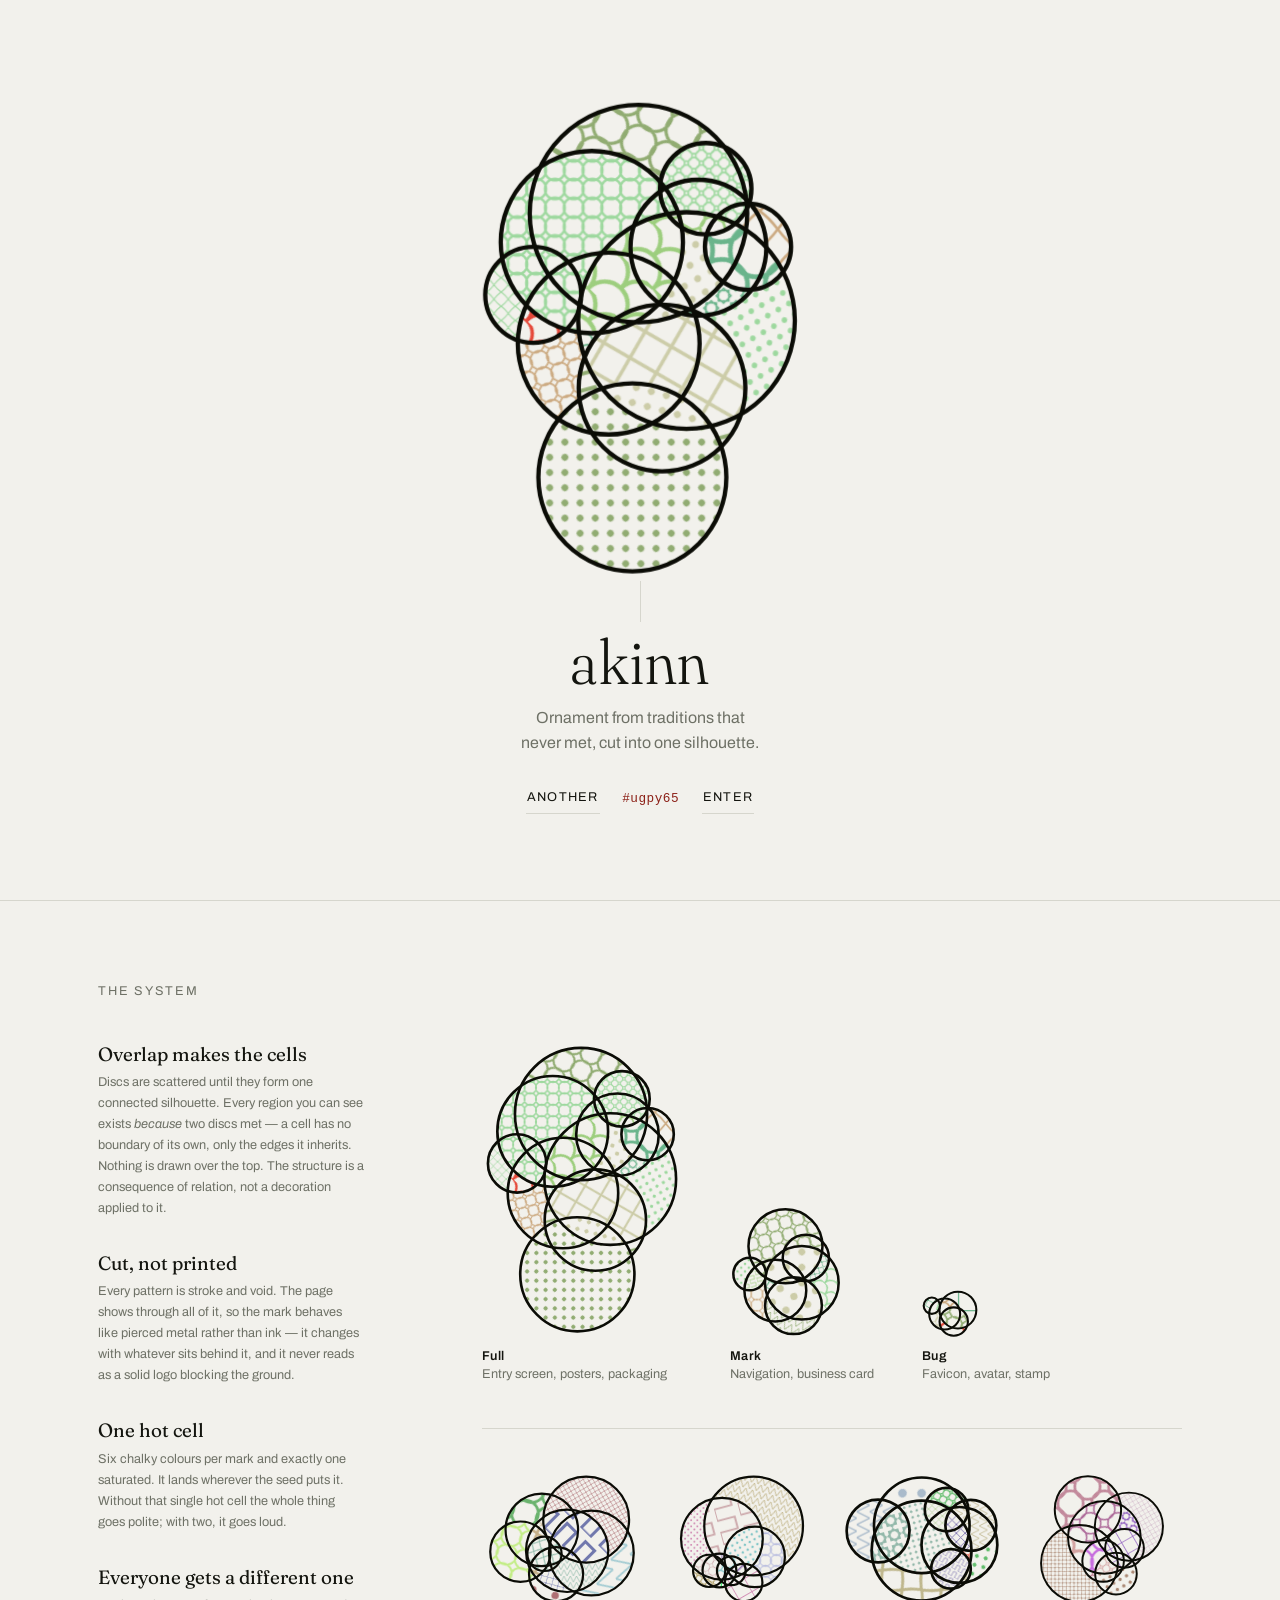
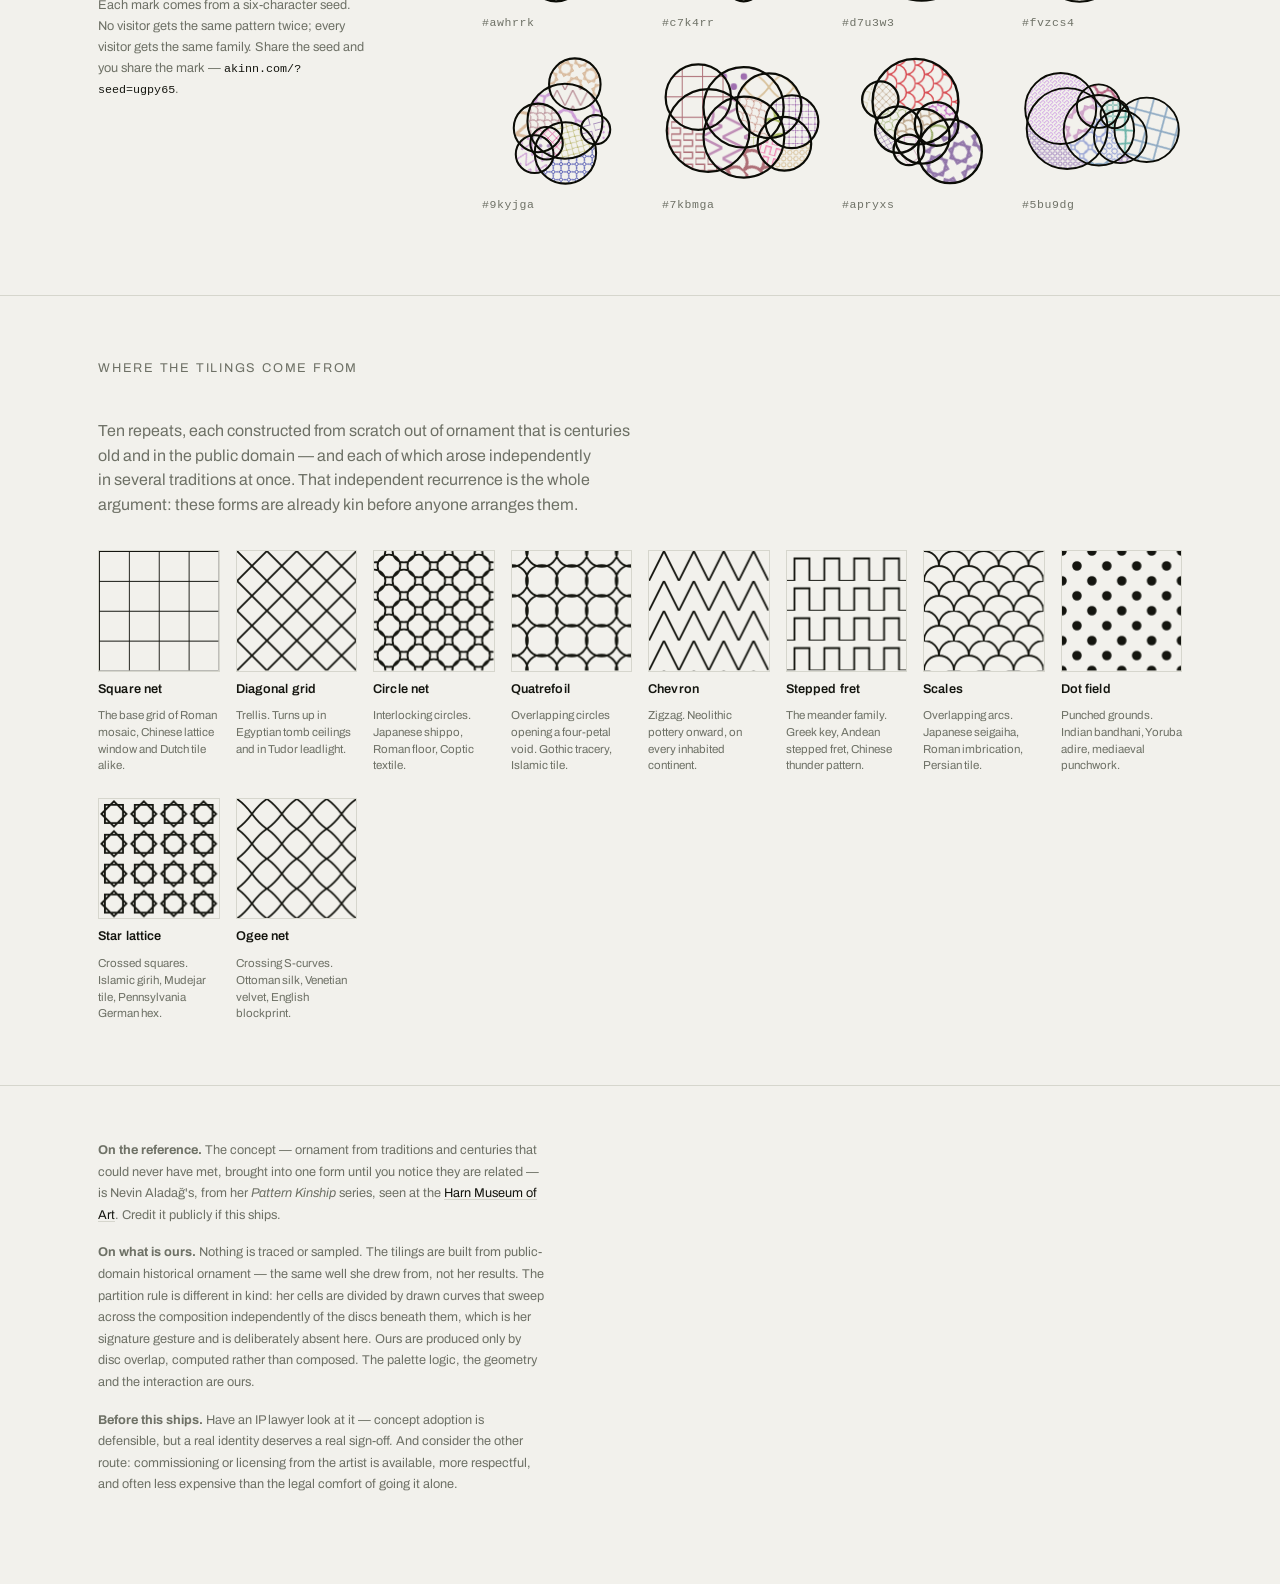
<file: index.html>
<!doctype html>
<html lang="en">
<head>
<meta charset="utf-8">
<meta name="viewport" content="width=device-width, initial-scale=1">
<meta name="description" content="Brand entry concept for akinn: overlapping discs of cut ornament resolving into one silhouette.">
<title>Akinn Kinship Entry</title>
<link rel="preconnect" href="https://fonts.googleapis.com">
<link rel="preconnect" href="https://fonts.gstatic.com" crossorigin>
<link rel="stylesheet" href="https://fonts.googleapis.com/css2?family=Archivo:wght@400;500;600&family=Fraunces:opsz,wght@9..144,300;9..144,400;9..144,500&display=swap">

<style>
  :root{
    --paper:#F2F1EC;
    --ink:#14150F;
    --line:#0B0C06;
    --muted:#6E7166;
    --rule:#D6D6CD;
    --tone-a:56%;
    --tone-b:65%;
    --tone-c:73%;
    --seed-ink:var(--seed-lo, #6E7166);

    --step--1:.795rem;
    --step-0:1rem;
    --step-1:1.2rem;
    --step-2:1.55rem;

    --sans:"Archivo","Helvetica Neue",Helvetica,Arial,sans-serif;
    --display:"Fraunces",Georgia,"Times New Roman",serif;
    --mono:ui-monospace,SFMono-Regular,"SF Mono",Menlo,Consolas,monospace;
  }
  @media (prefers-color-scheme:dark){
    :root:not([data-theme="light"]){
      --paper:#101109;
      --ink:#E8E7DD;
      --line:#DEDCD0;
      --muted:#85887C;
      --rule:#292B22;
      --tone-a:66%;
      --tone-b:58%;
      --tone-c:72%;
      --seed-ink:var(--seed-hi, #85887C);
    }
  }
  :root[data-theme="dark"]{
    --paper:#101109;
    --ink:#E8E7DD;
    --line:#DEDCD0;
    --muted:#85887C;
    --rule:#292B22;
    --tone-a:66%;
    --tone-b:58%;
    --tone-c:72%;
    --seed-ink:var(--seed-hi, #85887C);
  }

  *{box-sizing:border-box}

  body{
    margin:0;
    background:var(--paper);
    color:var(--ink);
    font-family:var(--sans);
    font-size:var(--step-0);
    line-height:1.55;
    -webkit-font-smoothing:antialiased;
  }

  .wrap{max-width:1180px;margin:0 auto;padding:0 clamp(1.25rem,4vw,3rem)}

  /* ---------- entry ---------- */

  .entry{
    min-height:100svh;
    display:flex;
    flex-direction:column;
    align-items:center;
    justify-content:center;
    padding:clamp(2rem,5vh,4rem) 0 clamp(1.5rem,4vh,3rem);
    text-align:center;
  }

  .stage{width:100%;display:flex;justify-content:center}
  .stage svg{width:min(88vw,600px);height:auto;max-height:54svh}

  .thread{
    width:1px;
    background:var(--rule);
    height:clamp(24px,4.5vh,46px);
    transform-origin:top;
    animation:thread .5s cubic-bezier(.4,0,.2,1) both;
    animation-delay:1.1s;
  }
  @keyframes thread{from{transform:scaleY(0)}to{transform:scaleY(1)}}

  .wordmark{
    font-family:var(--display);
    font-variation-settings:"opsz" 144,"SOFT" 60,"WONK" 1;
    font-weight:300;
    font-size:clamp(2.4rem,7.5vw,4rem);
    letter-spacing:.02em;
    line-height:1;
    margin:.5rem 0 0;
  }

  .lede{
    font-size:var(--step-0);
    color:var(--muted);
    max-width:44ch;
    margin:.8rem auto 0;
    text-wrap:balance;
  }

  .controls{
    margin-top:clamp(1.25rem,3vh,2.25rem);
    display:flex;
    flex-wrap:wrap;
    align-items:center;
    justify-content:center;
    gap:.5rem 1.4rem;
  }

  button.link,a.link{
    appearance:none;
    background:none;
    border:0;
    padding:.35rem .1rem;
    font:inherit;
    font-size:var(--step--1);
    letter-spacing:.09em;
    text-transform:uppercase;
    color:var(--ink);
    cursor:pointer;
    text-decoration:none;
    border-bottom:1px solid var(--rule);
    transition:border-color .18s,color .18s;
  }
  button.link:hover,a.link:hover{border-bottom-color:var(--seed-ink);color:var(--seed-ink)}
  :focus-visible{outline:2px solid var(--seed-ink);outline-offset:3px;border-radius:2px}

  .seed{
    font-family:var(--mono);
    font-size:var(--step--1);
    color:var(--seed-ink);
    letter-spacing:.04em;
    font-variant-numeric:tabular-nums;
  }

  /* ---------- specimen sheet ---------- */

  .sheet{border-top:1px solid var(--rule);padding:clamp(3.5rem,9vh,6.5rem) 0}

  .eyebrow{
    font-size:var(--step--1);
    letter-spacing:.14em;
    text-transform:uppercase;
    color:var(--muted);
    margin:0 0 2.5rem;
  }

  .cols{
    display:grid;
    grid-template-columns:minmax(0,20rem) minmax(0,1fr);
    gap:clamp(2rem,5vw,4.5rem);
    align-items:start;
  }
  @media (max-width:820px){.cols{grid-template-columns:1fr}}

  .notes{display:flex;flex-direction:column;gap:2rem;margin:0}
  .notes h3{
    font-family:var(--display);
    font-variation-settings:"opsz" 40,"SOFT" 40,"WONK" 0;
    font-weight:400;
    font-size:var(--step-1);
    margin:0 0 .4rem;
    line-height:1.25;
  }
  .notes p{margin:0;color:var(--muted);font-size:var(--step--1);line-height:1.65;max-width:38ch}
  .notes code{font-family:var(--mono);font-size:.92em;color:var(--ink)}

  .reduction{
    display:flex;
    flex-wrap:wrap;
    align-items:flex-end;
    gap:clamp(1.5rem,4vw,3rem);
    padding-bottom:2.75rem;
    margin-bottom:2.75rem;
    border-bottom:1px solid var(--rule);
  }
  .red-item{display:flex;flex-direction:column;gap:.7rem}
  .red-item svg{display:block;height:auto}
  .red-label{font-size:var(--step--1);color:var(--muted);line-height:1.4}
  .red-label b{display:block;color:var(--ink);font-weight:600;letter-spacing:.02em}

  .family{display:grid;grid-template-columns:repeat(auto-fill,minmax(150px,1fr));gap:1.5rem 1.25rem}
  .chip{
    appearance:none;background:none;border:0;padding:0;font:inherit;cursor:pointer;
    display:flex;flex-direction:column;gap:.55rem;text-align:left;
  }
  .chip svg{display:block;width:100%;height:132px}
  .chip span{font-family:var(--mono);font-size:.72rem;letter-spacing:.05em;color:var(--muted);transition:color .18s}
  .chip:hover span{color:var(--ink)}

  /* ---------- sources ---------- */

  .sources{border-top:1px solid var(--rule);padding:clamp(3rem,7vh,5rem) 0}
  .tilegrid{
    display:grid;
    grid-template-columns:repeat(auto-fill,minmax(112px,1fr));
    gap:1.5rem 1rem;
    margin-top:2rem;
  }
  .tilecard{display:flex;flex-direction:column;gap:.5rem}
  .tilecard svg{display:block;width:100%;height:auto;border:1px solid var(--rule)}
  .tilecard b{font-size:var(--step--1);font-weight:600;letter-spacing:.01em}
  .tilecard span{font-size:.72rem;color:var(--muted);line-height:1.45}

  /* ---------- credit ---------- */

  .credit{border-top:1px solid var(--rule);padding:clamp(2.5rem,6vh,4rem) 0 clamp(3.5rem,8vh,5rem)}
  .credit p{margin:0 0 1rem;color:var(--muted);font-size:var(--step--1);line-height:1.7;max-width:64ch}
  .credit a{color:var(--ink);text-decoration:underline;text-underline-offset:2px;text-decoration-color:var(--rule)}
  .credit a:hover{text-decoration-color:var(--seed-ink)}
  .credit em{font-style:italic}

  /* ---------- pattern internals ---------- */

  svg.kin{display:block}
  .kin.animate .cell{animation:kinfade .5s ease both}
  .kin.animate .kin-lines{animation:kinfade .6s ease both}
  @keyframes kinfade{from{opacity:0}to{opacity:1}}

  @media (prefers-reduced-motion:reduce){
    .kin.animate .cell,.kin.animate .kin-lines,.thread{
      animation:none!important;opacity:1!important;transform:none!important;
    }
  }
</style>
</head>
<body>
<main>
  <section class="entry">
    <div class="stage" id="stage"></div>
    <div class="thread"></div>
    <h1 class="wordmark">akinn</h1>
    <p class="lede">Ornament from traditions that never met, cut into one silhouette.</p>
    <div class="controls">
      <button class="link" id="reseed">Another</button>
      <span class="seed" id="seedlabel">&mdash;</span>
      <a class="link" href="#system">Enter</a>
    </div>
  </section>

  <section class="sheet" id="system">
    <div class="wrap">
      <p class="eyebrow">The system</p>
      <div class="cols">
        <div class="notes">
          <div>
            <h3>Overlap makes the cells</h3>
            <p>Discs are scattered until they form one connected silhouette. Every region you can see exists <em>because</em> two discs met &mdash; a cell has no boundary of its own, only the edges it inherits. Nothing is drawn over the top. The structure is a consequence of relation, not a decoration applied to it.</p>
          </div>
          <div>
            <h3>Cut, not printed</h3>
            <p>Every pattern is stroke and void. The page shows through all of it, so the mark behaves like pierced metal rather than ink &mdash; it changes with whatever sits behind it, and it never reads as a solid logo blocking the ground.</p>
          </div>
          <div>
            <h3>One hot cell</h3>
            <p>Six chalky colours per mark and exactly one saturated. It lands wherever the seed puts it. Without that single hot cell the whole thing goes polite; with two, it goes loud.</p>
          </div>
          <div>
            <h3>Everyone gets a different one</h3>
            <p>Each mark comes from a six&#8209;character seed. No visitor gets the same pattern twice; every visitor gets the same family. Share the seed and you share the mark &mdash; <code>akinn.com/?seed=</code><code id="seedecho">&nbsp;</code>.</p>
          </div>
        </div>

        <div>
          <div class="reduction" id="reduction"></div>
          <div class="family" id="family"></div>
        </div>
      </div>
    </div>
  </section>

  <section class="sources">
    <div class="wrap">
      <p class="eyebrow">Where the tilings come from</p>
      <p class="lede" style="margin:0;max-width:60ch;text-align:left">Ten repeats, each constructed from scratch out of ornament that is centuries old and in the public domain &mdash; and each of which arose independently in several traditions at once. That independent recurrence is the whole argument: these forms are already kin before anyone arranges them.</p>
      <div class="tilegrid" id="tilegrid"></div>
    </div>
  </section>

  <section class="credit">
    <div class="wrap">
      <p><b>On the reference.</b> The concept &mdash; ornament from traditions and centuries that could never have met, brought into one form until you notice they are related &mdash; is Nevin Alada&#287;'s, from her <em>Pattern Kinship</em> series, seen at the <a href="https://harn.emuseum.com/objects/25229/pattern-kinship-bubbles-pingpong">Harn Museum of Art</a>. Credit it publicly if this ships.</p>
      <p><b>On what is ours.</b> Nothing is traced or sampled. The tilings are built from public-domain historical ornament &mdash; the same well she drew from, not her results. The partition rule is different in kind: her cells are divided by drawn curves that sweep across the composition independently of the discs beneath them, which is her signature gesture and is deliberately absent here. Ours are produced only by disc overlap, computed rather than composed. The palette logic, the geometry and the interaction are ours.</p>
      <p><b>Before this ships.</b> Have an IP lawyer look at it &mdash; concept adoption is defensible, but a real identity deserves a real sign-off. And consider the other route: commissioning or licensing from the artist is available, more respectful, and often less expensive than the legal comfort of going it alone.</p>
    </div>
  </section>
</main>

<script>
(function(){
  "use strict";

  var TAU = Math.PI * 2;
  var UID = 0;
  var ALPH = "23456789abcdefghjkmnpqrstuvwxyz";

  /* ---------- seeded randomness ---------- */

  function hashSeed(str){
    var h = 2166136261 >>> 0;
    for (var i = 0; i < str.length; i++){
      h ^= str.charCodeAt(i);
      h = Math.imul(h, 16777619);
    }
    return h >>> 0;
  }

  function mulberry32(a){
    return function(){
      a |= 0; a = (a + 0x6D2B79F5) | 0;
      var t = Math.imul(a ^ (a >>> 15), 1 | a);
      t = (t + Math.imul(t ^ (t >>> 7), 61 | t)) ^ t;
      return ((t ^ (t >>> 14)) >>> 0) / 4294967296;
    };
  }

  function newSeed(){
    var s = "";
    for (var i = 0; i < 6; i++) s += ALPH[Math.floor(Math.random() * ALPH.length)];
    return s;
  }

  function n(v){ return (Math.round(v * 100) / 100); }

  /* ---------- tilings ----------
     Ten seamless repeats, each constructed here from primitives. Every one
     is a form that arose independently in several ornamental traditions,
     which is exactly why they read as kin rather than as costume.          */

  function ring(x, y, r){
    return "M" + n(x - r) + "," + n(y) +
           "a" + n(r) + "," + n(r) + " 0 1,0 " + n(2 * r) + ",0" +
           "a" + n(r) + "," + n(r) + " 0 1,0 " + n(-2 * r) + ",0";
  }

  var TILES = [
    { key: "net", label: "Square net",
      note: "The base grid of Roman mosaic, Chinese lattice window and Dutch tile alike.",
      mode: "stroke",
      f: function(S){ return "M0,0H" + n(S) + "M0,0V" + n(S); } },

    { key: "diagrid", label: "Diagonal grid",
      note: "Trellis. Turns up in Egyptian tomb ceilings and in Tudor leadlight.",
      mode: "stroke",
      f: function(S){ return "M0,0L" + n(S) + "," + n(S) + "M" + n(S) + ",0L0," + n(S); } },

    { key: "rings", label: "Circle net",
      note: "Interlocking circles. Japanese shippo, Roman floor, Coptic textile.",
      mode: "stroke",
      f: function(S){
        var r = S * 0.38;
        return ring(S / 2, S / 2, r) + ring(0, 0, r) + ring(S, 0, r) + ring(0, S, r) + ring(S, S, r);
      } },

    { key: "orbs", label: "Quatrefoil",
      note: "Overlapping circles opening a four-petal void. Gothic tracery, Islamic tile.",
      mode: "stroke",
      f: function(S){
        var r = S * 0.53;
        return ring(0, 0, r) + ring(S, 0, r) + ring(0, S, r) + ring(S, S, r);
      } },

    { key: "chevron", label: "Chevron",
      note: "Zigzag. Neolithic pottery onward, on every inhabited continent.",
      mode: "stroke",
      f: function(S){
        return "M0," + n(S) + "L" + n(S / 2) + ",0L" + n(S) + "," + n(S);
      } },

    { key: "crenel", label: "Stepped fret",
      note: "The meander family. Greek key, Andean stepped fret, Chinese thunder pattern.",
      mode: "stroke",
      f: function(S){
        return "M0," + n(S) + "H" + n(S * 0.25) + "V" + n(S * 0.25) +
               "H" + n(S * 0.75) + "V" + n(S) + "H" + n(S);
      } },

    { key: "scales", label: "Scales",
      note: "Overlapping arcs. Japanese seigaiha, Roman imbrication, Persian tile.",
      mode: "stroke",
      f: function(S){
        var r = S * 0.5;
        return "M0," + n(S) + "A" + n(r) + "," + n(r) + " 0 0,1 " + n(S) + "," + n(S) +
               "M" + n(-S / 2) + "," + n(S / 2) + "A" + n(r) + "," + n(r) + " 0 0,1 " + n(S / 2) + "," + n(S / 2) +
               "M" + n(S / 2) + "," + n(S / 2) + "A" + n(r) + "," + n(r) + " 0 0,1 " + n(S * 1.5) + "," + n(S / 2);
      } },

    { key: "dots", label: "Dot field",
      note: "Punched grounds. Indian bandhani, Yoruba adire, mediaeval punchwork.",
      mode: "fill",
      f: function(S){
        var r = S * 0.16;
        return ring(S / 2, S / 2, r) + ring(0, 0, r) + ring(S, 0, r) + ring(0, S, r) + ring(S, S, r);
      } },

    { key: "star", label: "Star lattice",
      note: "Crossed squares. Islamic girih, Mudejar tile, Pennsylvania German hex.",
      mode: "stroke",
      f: function(S){
        var c = S / 2, a = S * 0.42;
        return "M" + n(c - a) + "," + n(c) + "L" + n(c) + "," + n(c - a) +
               "L" + n(c + a) + "," + n(c) + "L" + n(c) + "," + n(c + a) + "Z" +
               "M" + n(c - a * 0.72) + "," + n(c - a * 0.72) + "H" + n(c + a * 0.72) +
               "V" + n(c + a * 0.72) + "H" + n(c - a * 0.72) + "Z";
      } },

    { key: "ogee", label: "Ogee net",
      note: "Crossing S-curves. Ottoman silk, Venetian velvet, English blockprint.",
      mode: "stroke",
      f: function(S){
        return "M0,0C" + n(S / 2) + "," + n(S / 3) + " " + n(S / 2) + "," + n(S * 2 / 3) + " " + n(S) + "," + n(S) +
               "M" + n(S) + ",0C" + n(S / 2) + "," + n(S / 3) + " " + n(S / 2) + "," + n(S * 2 / 3) + " 0," + n(S);
      } }
  ];

  /* ---------- palette: chalky, with exactly one hot cell ---------- */

  function makePalette(rnd){
    var h0 = rnd() * 360, span = 90 + rnd() * 180, out = [];
    var hot = Math.floor(rnd() * 7);
    var tone = ["--tone-a", "--tone-b", "--tone-c"];
    for (var i = 0; i < 7; i++){
      var h = (h0 + span * (i / 6) + (rnd() * 20 - 10) + 360) % 360;
      var s = i === hot ? 62 + rnd() * 18 : 20 + rnd() * 26;
      out.push({
        h: h, s: s, hot: i === hot,
        css: "hsl(" + h.toFixed(1) + " " + s.toFixed(0) + "% var(" + tone[i % 3] + "))"
      });
    }
    return out;
  }

  /* ---------- grow a connected cluster of discs ---------- */

  /* Candidates are proposed off an existing disc at a distance that
     guarantees a real overlap, then the most central one wins — so the
     cluster packs into a cloud instead of wandering off in a chain. */
  function grow(rnd, count){
    var cs = [{ x: 0, y: 0, r: 100 }];
    while (cs.length < count){
      var best = null, bestScore = Infinity;
      for (var t = 0; t < 11; t++){
        var p = cs[Math.floor(rnd() * cs.length)];
        var a = rnd() * TAU;
        var r = rnd() < 0.3 ? 34 + rnd() * 30 : 62 + rnd() * 62;
        var dist = (p.r + r) * (0.36 + rnd() * 0.34);
        var c = { x: p.x + Math.cos(a) * dist, y: p.y + Math.sin(a) * dist, r: r };
        var ok = true;
        for (var i = 0; i < cs.length; i++){
          var d = Math.hypot(c.x - cs[i].x, c.y - cs[i].y);
          if (d < Math.max(c.r, cs[i].r) * 0.5){ ok = false; break; }
        }
        if (!ok) continue;
        var score = Math.hypot(c.x, c.y) + rnd() * 95;
        if (score < bestScore){ bestScore = score; best = c; }
      }
      if (!best) break;
      cs.push(best);
    }
    return cs;
  }

  function overlaps(a, b){
    return Math.hypot(a.x - b.x, a.y - b.y) < (a.r + b.r) * 0.97;
  }

  /* ---------- assemble ---------- */

  function kinship(seed, opts){
    opts = opts || {};
    var count = opts.count || 10;
    var coarse = opts.coarse || 1;
    var animate = !!opts.animate;

    var rnd = mulberry32(hashSeed(seed));
    var uid = "k" + (UID++);
    var pal = makePalette(rnd);
    var cs = grow(rnd, count);

    var pad = 9, minX = Infinity, minY = Infinity, maxX = -Infinity, maxY = -Infinity;
    cs.forEach(function(c){
      minX = Math.min(minX, c.x - c.r); maxX = Math.max(maxX, c.x + c.r);
      minY = Math.min(minY, c.y - c.r); maxY = Math.max(maxY, c.y + c.r);
    });
    var vx = minX - pad, vy = minY - pad;
    var W = (maxX - minX) + pad * 2, H = (maxY - minY) + pad * 2;
    var box = 'x="' + n(vx) + '" y="' + n(vy) + '" width="' + n(W) + '" height="' + n(H) + '"';

    /* which discs each disc actually meets — keeps the masks small */
    var met = cs.map(function(c, i){
      var out = [];
      cs.forEach(function(o, j){ if (i !== j && overlaps(c, o)) out.push(j); });
      return out;
    });

    var defs = [], cells = [], pid = 0;

    cs.forEach(function(c, i){
      defs.push('<clipPath id="' + uid + 'c' + i + '"><circle cx="' + n(c.x) + '" cy="' + n(c.y) + '" r="' + n(c.r) + '"/></clipPath>');
    });

    /* one cell = a clipped region, masked clear of every disc that would
       subdivide it further. No cell is ever painted twice. */
    function cell(clips, cut, delay, col){
      var id = uid + "p" + (pid++);
      var t = TILES[Math.floor(rnd() * TILES.length)];
      /* two scale registers: a fine mesh or a bold motif, never a
         middle that averages into grey */
      var S = (rnd() < 0.55 ? 10 + rnd() * 13 : 26 + rnd() * 26) * coarse;
      var sw = S * (0.07 + rnd() * 0.055);
      var rot = Math.floor(rnd() * 4) * 15 + Math.floor(rnd() * 2) * 45;

      defs.push(
        '<pattern id="' + id + '" width="' + n(S) + '" height="' + n(S) +
        '" patternUnits="userSpaceOnUse" patternTransform="rotate(' + rot + ')">' +
          '<g ' + (t.mode === "fill" ? 'stroke="none" style="fill:' + col + '"'
                                     : 'fill="none" stroke-width="' + n(sw) + '" stroke-linecap="round" style="stroke:' + col + '"') + '>' +
            '<path d="' + t.f(S) + '"/>' +
          '</g>' +
        '</pattern>'
      );

      var mid = uid + "m" + pid;
      var holes = cut.map(function(j){
        return '<circle cx="' + n(cs[j].x) + '" cy="' + n(cs[j].y) + '" r="' + n(cs[j].r) + '" fill="#000"/>';
      }).join("");
      defs.push('<mask id="' + mid + '" maskUnits="userSpaceOnUse" ' + box + '>' +
                  '<rect ' + box + ' fill="#fff"/>' + holes + '</mask>');

      var inner = '<rect ' + box + ' fill="url(#' + id + ')"/>';
      for (var k = clips.length - 1; k >= 0; k--){
        inner = '<g clip-path="url(#' + uid + 'c' + clips[k] + ')">' + inner + '</g>';
      }
      cells.push('<g class="cell" mask="url(#' + mid + ')"' +
                 (animate ? ' style="animation-delay:' + delay + 'ms"' : '') + '>' + inner + '</g>');
    }

    /* Partition, not a pile. Disc i owns whatever no higher-indexed disc
       claims: O(i) = disc i minus every disc above it. Those tile the
       silhouette exactly — every point covered by any disc lands in one
       and only one, however deep the stack gets. Each O(i) is then split
       in two against the first disc below it that reaches in, which
       doubles the cell count while keeping the partition strict. */
    var regions = [];
    cs.forEach(function(c, i){
      var above = met[i].filter(function(k){ return k > i; });
      var below = met[i].filter(function(k){ return k < i; });
      if (below.length){
        var p = below[0];
        regions.push({ clips: [i, p], cut: above });
        regions.push({ clips: [i], cut: above.concat([p]) });
      } else {
        regions.push({ clips: [i], cut: above });
      }
    });

    var cool = pal.filter(function(p){ return !p.hot; });
    var hot = pal.filter(function(p){ return p.hot; })[0] || pal[0];
    var offset = Math.floor(rnd() * cool.length);
    var hotCell = Math.floor(rnd() * regions.length);

    regions.forEach(function(rg, i){
      var col = i === hotCell ? hot.css : cool[(i + offset) % cool.length].css;
      cell(rg.clips, rg.cut, i * 42, col);
    });

    var step = regions.length;

    var lines = cs.map(function(c){
      return '<circle cx="' + n(c.x) + '" cy="' + n(c.y) + '" r="' + n(c.r) + '"/>';
    }).join("");

    return '<svg class="kin' + (animate ? " animate" : "") + '" viewBox="' +
             n(vx) + " " + n(vy) + " " + n(W) + " " + n(H) +
           '" role="img" aria-label="Kinship mark, seed ' + seed + '">' +
             '<defs>' + defs.join("") + '</defs>' +
             cells.join("") +
             '<g class="kin-lines" fill="none" stroke="var(--line)" stroke-width="' + n(4 * coarse) + '"' +
               (animate ? ' style="animation-delay:' + step * 42 + 'ms"' : '') + '>' + lines + '</g>' +
           '</svg>';
  }

  /* ---------- accent: taken from the hot cell of the current seed ---------- */

  function setAccent(seed){
    var pal = makePalette(mulberry32(hashSeed(seed)));
    var s = pal.filter(function(p){ return p.hot; })[0] || pal[0];
    var root = document.documentElement;
    root.style.setProperty("--seed-lo", "hsl(" + s.h.toFixed(1) + " " + Math.min(72, s.s).toFixed(0) + "% 32%)");
    root.style.setProperty("--seed-hi", "hsl(" + s.h.toFixed(1) + " " + Math.min(64, s.s).toFixed(0) + "% 74%)");
  }

  /* ---------- wiring ---------- */

  var stage = document.getElementById("stage");
  var seedLabel = document.getElementById("seedlabel");
  var seedEcho = document.getElementById("seedecho");

  function show(seed){
    stage.innerHTML = kinship(seed, { count: 10, animate: true });
    seedLabel.textContent = "#" + seed;
    seedEcho.textContent = seed;
    setAccent(seed);
    try { history.replaceState(null, "", "?seed=" + seed); }
    catch (e) { /* sandboxed history — the seed is still on screen */ }
  }

  var params;
  try { params = new URLSearchParams(location.search); } catch (e) { params = null; }
  var initial = (params && params.get("seed")) || newSeed();
  if (!/^[a-z0-9]{1,16}$/.test(initial)) initial = newSeed();
  show(initial);

  document.getElementById("reseed").addEventListener("click", function(){ show(newSeed()); });

  /* reduction: the same seed, coarsened */
  var REDUCTION = [
    { c: 10, k: 1,  w: 200, t: "Full", s: "Entry screen, posters, packaging" },
    { c: 6, k: 1.7, w: 112, t: "Mark", s: "Navigation, business card" },
    { c: 4, k: 2.8, w: 56,  t: "Bug",  s: "Favicon, avatar, stamp" }
  ];
  document.getElementById("reduction").innerHTML = REDUCTION.map(function(r){
    return '<div class="red-item"><div style="width:' + r.w + 'px">' +
      kinship(initial, { count: r.c, coarse: r.k }) +
      '</div><div class="red-label"><b>' + r.t + '</b>' + r.s + '</div></div>';
  }).join("");

  /* family: eight siblings, click to adopt */
  var family = document.getElementById("family");
  var kin = [];
  for (var i = 0; i < 8; i++) kin.push(newSeed());
  family.innerHTML = kin.map(function(s){
    return '<button class="chip" data-seed="' + s + '">' +
      kinship(s, { count: 7, coarse: 1.35 }) + '<span>#' + s + '</span></button>';
  }).join("");

  family.addEventListener("click", function(e){
    var b = e.target.closest(".chip");
    if (!b) return;
    show(b.getAttribute("data-seed"));
    document.querySelector(".entry").scrollIntoView({
      behavior: matchMedia("(prefers-reduced-motion: reduce)").matches ? "auto" : "smooth"
    });
  });

  /* the ten source tilings, shown plainly */
  document.getElementById("tilegrid").innerHTML = TILES.map(function(t, i){
    var id = "src" + i, S = 26;
    return '<div class="tilecard">' +
      '<svg viewBox="0 0 104 104" role="img" aria-label="' + t.label + ' repeat">' +
        '<defs><pattern id="' + id + '" width="' + S + '" height="' + S + '" patternUnits="userSpaceOnUse">' +
          '<g ' + (t.mode === "fill" ? 'stroke="none" style="fill:var(--ink)"'
                                     : 'fill="none" stroke-width="1.6" stroke-linecap="round" style="stroke:var(--ink)"') + '>' +
            '<path d="' + t.f(S) + '"/></g>' +
        '</pattern></defs>' +
        '<rect width="104" height="104" fill="url(#' + id + ')"/>' +
      '</svg>' +
      '<b>' + t.label + '</b><span>' + t.note + '</span></div>';
  }).join("");
})();
</script>
</body>
</html>
</file>
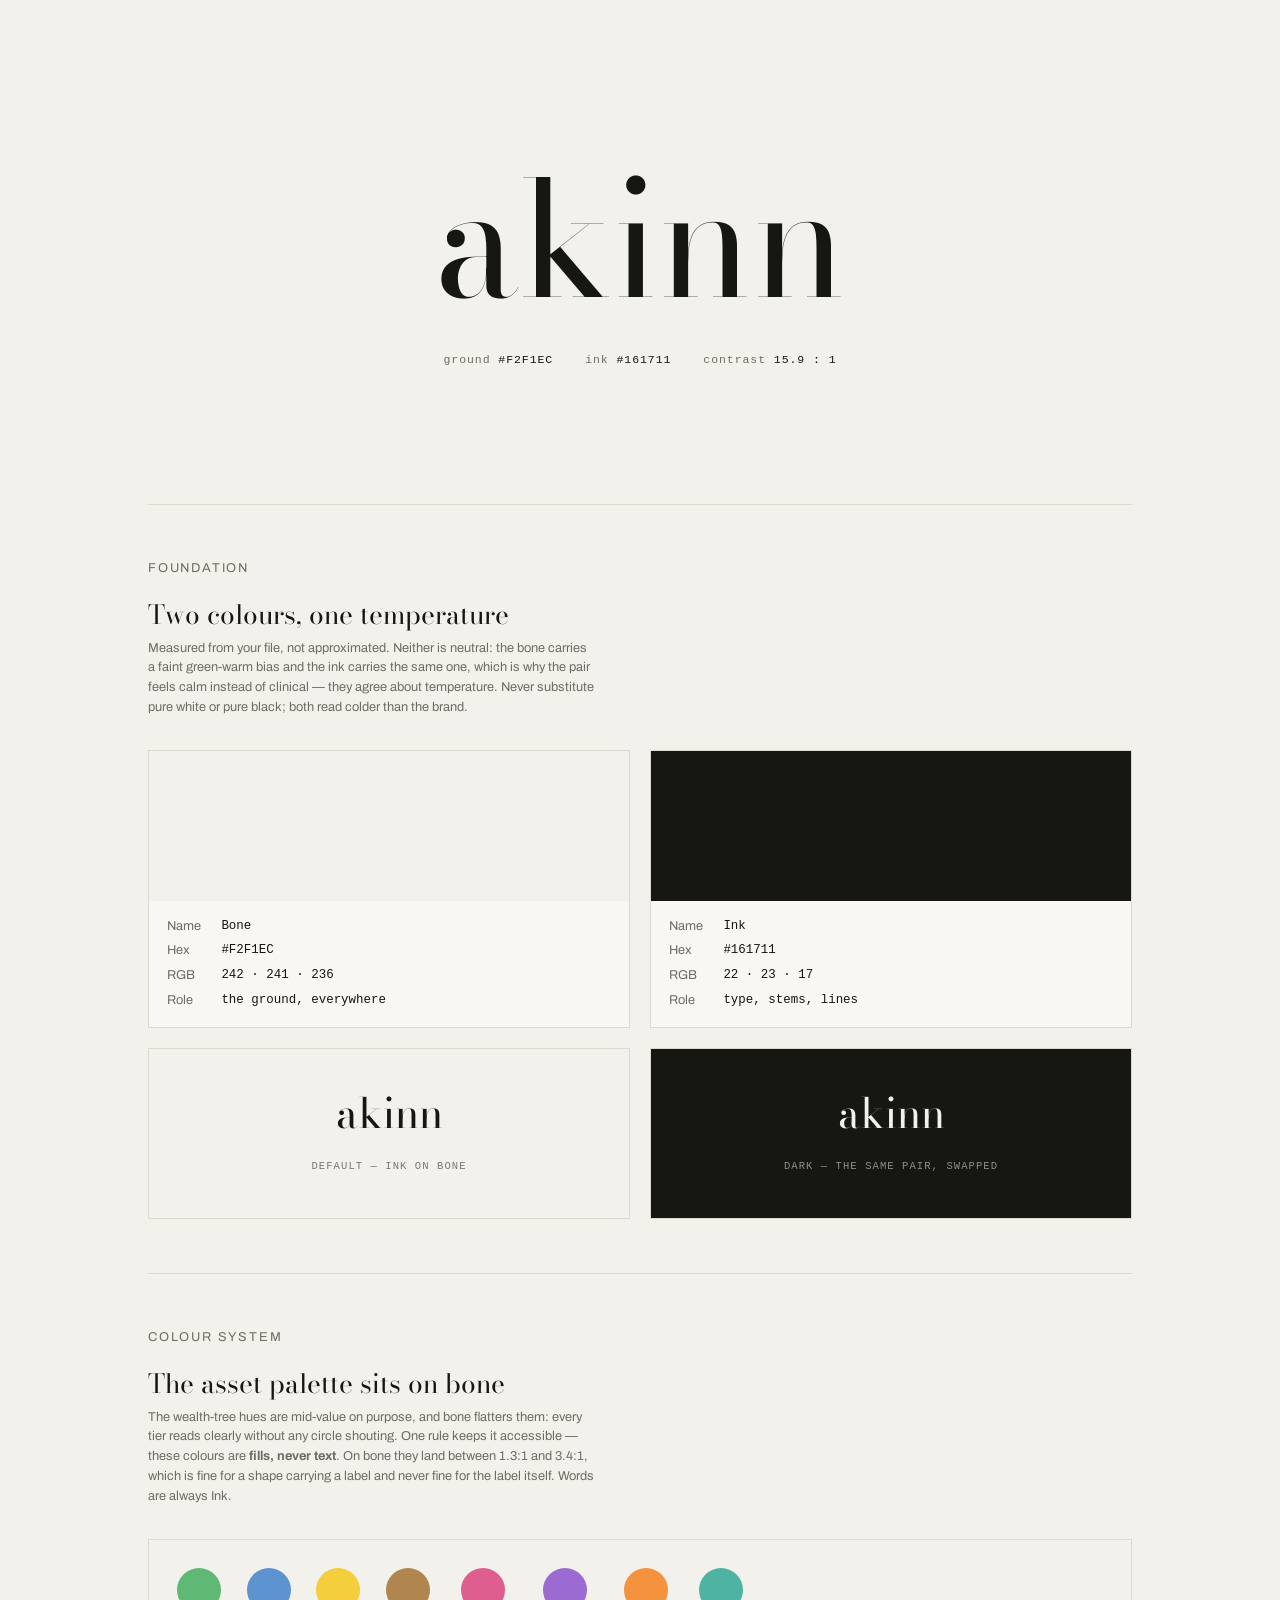
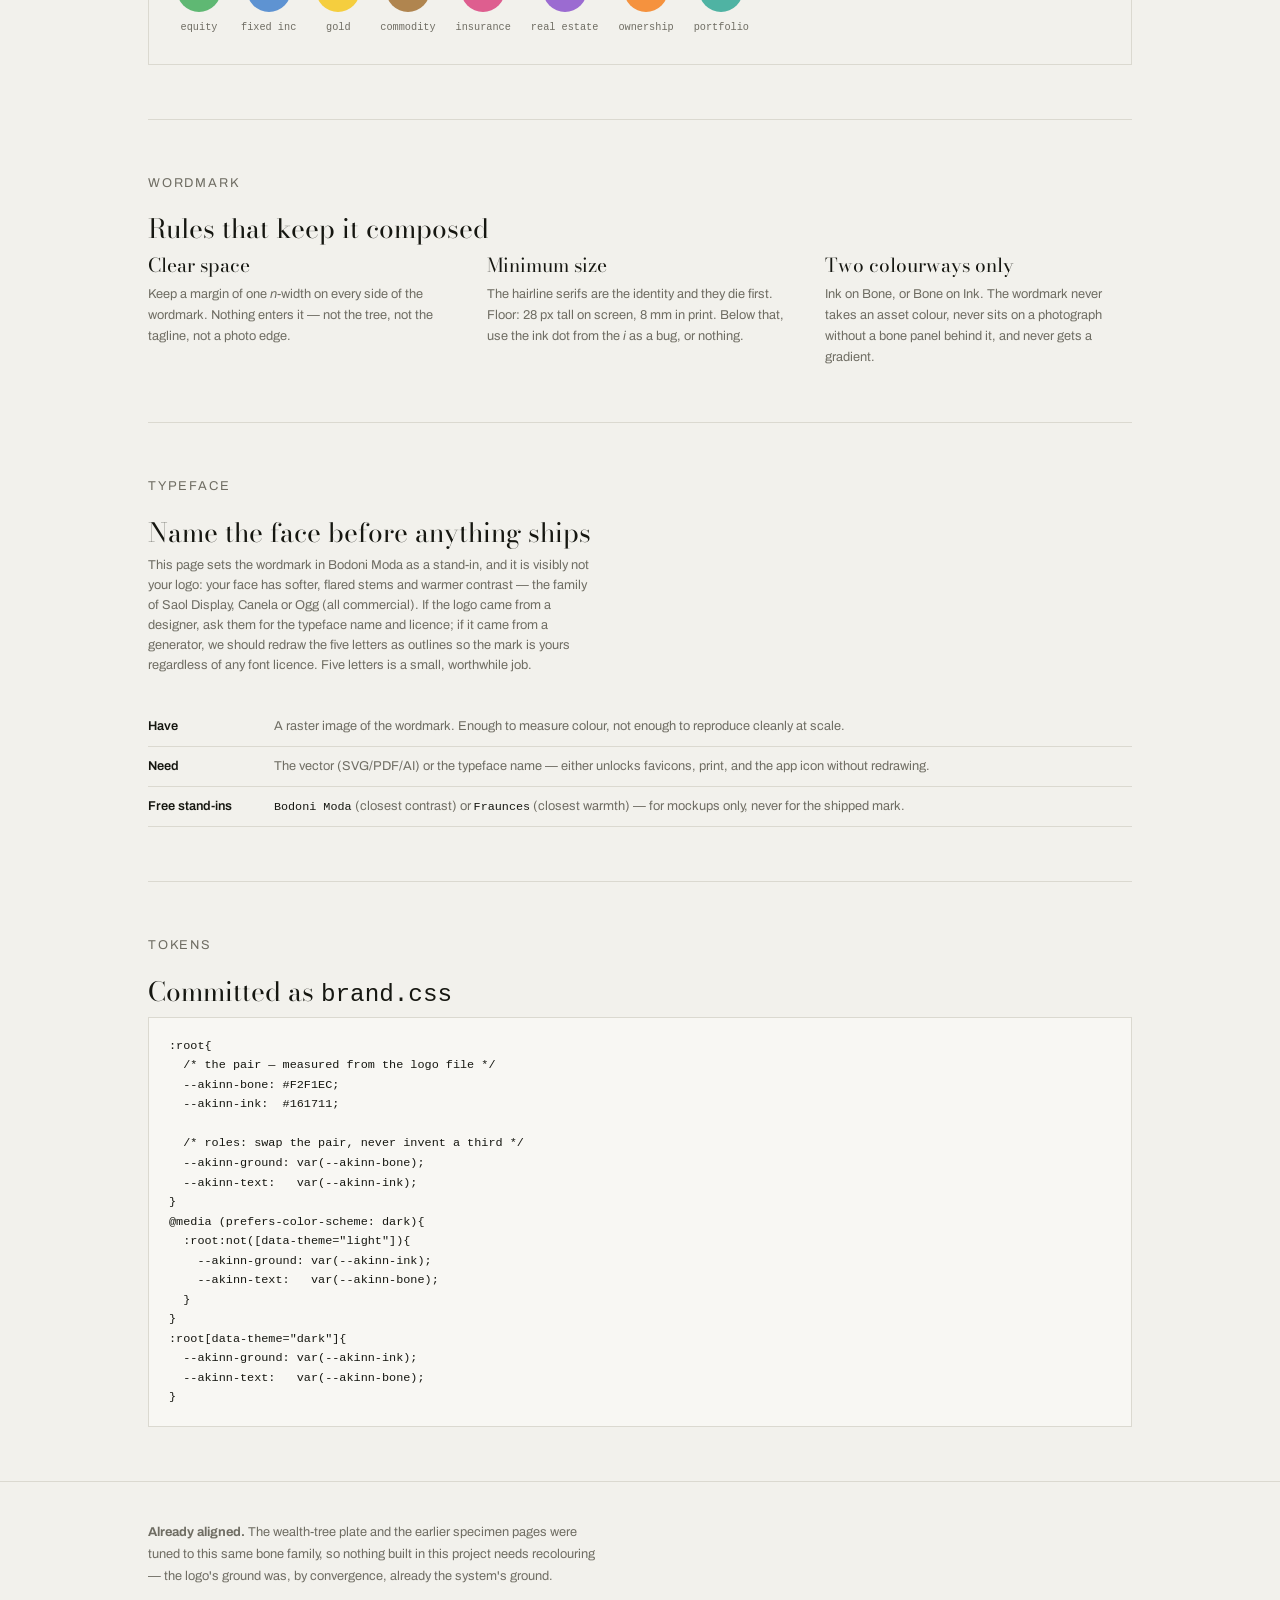
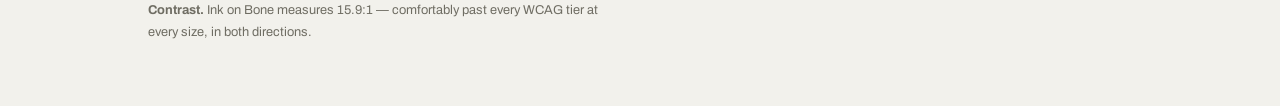
<file: foundation.html>
<!doctype html>
<html lang="en">
<head>
<meta charset="utf-8">
<meta name="viewport" content="width=device-width, initial-scale=1">
<meta name="description" content="The akinn brand: the wordmark on the measured Bone/Ink pair, wordmark rules, and the asset palette on bone.">
<title>Akinn Brand Foundation</title>
<link rel="preconnect" href="https://fonts.googleapis.com">
<link rel="preconnect" href="https://fonts.gstatic.com" crossorigin>
<link rel="stylesheet" href="https://fonts.googleapis.com/css2?family=Archivo:wght@400;500;600&family=Bodoni+Moda:opsz,wght@6..96,400&display=swap">

<style>
  :root{
    --bone:#F2F1EC; --ink:#161711;
    --paper:var(--bone); --text:var(--ink);
    --muted:#6F6D63; --rule:#DBD9D0; --card:#F8F7F3;
    --step--1:.8rem; --step-0:1rem; --step-1:1.2rem; --step-2:1.65rem;
    --sans:"Archivo","Helvetica Neue",Helvetica,Arial,sans-serif;
    --serif:"Bodoni Moda",Didot,"Times New Roman",serif;
    --mono:ui-monospace,SFMono-Regular,"SF Mono",Menlo,Consolas,monospace;
  }
  @media (prefers-color-scheme:dark){
    :root:not([data-theme="light"]){
      --paper:var(--ink); --text:var(--bone);
      --muted:#8B897C; --rule:#2E2D26; --card:#1D1E17;
    }
  }
  :root[data-theme="dark"]{
    --paper:var(--ink); --text:var(--bone);
    --muted:#8B897C; --rule:#2E2D26; --card:#1D1E17;
  }

  *{box-sizing:border-box}
  body{
    margin:0;background:var(--paper);color:var(--text);
    font-family:var(--sans);font-size:var(--step-0);line-height:1.55;
    -webkit-font-smoothing:antialiased;
  }
  .wrap{max-width:1080px;margin:0 auto;padding:0 clamp(1.25rem,4vw,3rem)}

  /* ---------- hero ---------- */

  .hero{
    min-height:56svh;display:flex;flex-direction:column;
    align-items:center;justify-content:center;text-align:center;
    padding:clamp(3rem,8vh,5rem) 0 clamp(2rem,5vh,3rem);
  }
  .hero .wm{
    font-family:var(--serif);font-weight:400;
    font-size:clamp(4rem,16vw,10rem);line-height:.95;letter-spacing:.005em;
  }
  .hero .sig{
    margin-top:2.25rem;font-family:var(--mono);font-size:.72rem;
    letter-spacing:.08em;color:var(--muted);
    display:flex;gap:2rem;flex-wrap:wrap;justify-content:center;
  }
  .hero .sig span b{font-weight:500;color:var(--text)}

  section{padding:clamp(2.5rem,6vh,4rem) 0;border-top:1px solid var(--rule)}
  h2{font-family:var(--serif);font-weight:400;font-size:var(--step-2);margin:0 0 .5rem;line-height:1.2}
  .sub{margin:0 0 2rem;color:var(--muted);max-width:64ch;font-size:var(--step--1)}
  .eyebrow{
    font-size:var(--step--1);letter-spacing:.14em;text-transform:uppercase;
    color:var(--muted);margin:0 0 1.25rem;
  }

  /* ---------- the pair ---------- */

  .pairgrid{display:grid;grid-template-columns:1fr 1fr;gap:1.25rem}
  @media (max-width:640px){.pairgrid{grid-template-columns:1fr}}
  .chip{border:1px solid var(--rule)}
  .chip .fill{height:150px}
  .chip.bone .fill{background:var(--bone)}
  .chip.inkc .fill{background:var(--ink)}
  .chip dl{
    margin:0;padding:1rem 1.15rem;display:grid;
    grid-template-columns:auto 1fr;gap:.3rem 1.25rem;
    font-size:var(--step--1);background:var(--card);
  }
  .chip dt{color:var(--muted)}
  .chip dd{margin:0;font-family:var(--mono);font-size:.78rem}

  .swaprow{display:grid;grid-template-columns:1fr 1fr;gap:1.25rem;margin-top:1.25rem}
  @media (max-width:640px){.swaprow{grid-template-columns:1fr}}
  .swap{border:1px solid var(--rule);padding:2.75rem 1rem;text-align:center}
  .swap .wm{font-family:var(--serif);font-size:2.6rem;line-height:1}
  .swap.a{background:var(--bone);color:var(--ink)}
  .swap.b{background:var(--ink);color:var(--bone)}
  .swap small{
    display:block;margin-top:1.4rem;font-family:var(--mono);
    font-size:.66rem;letter-spacing:.1em;text-transform:uppercase;opacity:.55;
  }

  /* ---------- palette on bone ---------- */

  .onbone{border:1px solid var(--rule);background:var(--bone);color:var(--ink);padding:1.75rem}
  .dots{display:flex;flex-wrap:wrap;gap:1.25rem;align-items:center}
  .dot{display:flex;flex-direction:column;align-items:center;gap:.5rem}
  .dot i{width:44px;height:44px;border-radius:50%;display:block}
  .dot span{font-family:var(--mono);font-size:.64rem;color:#6F6D63}

  /* ---------- rules ---------- */

  .rules{display:grid;grid-template-columns:repeat(auto-fit,minmax(250px,1fr));gap:2rem}
  .rules h3{font-family:var(--serif);font-weight:400;font-size:var(--step-1);margin:0 0 .4rem;line-height:1.25}
  .rules p{margin:0;color:var(--muted);font-size:var(--step--1);line-height:1.65}


  /* ---------- the mark ---------- */

  .markrow{display:grid;grid-template-columns:repeat(auto-fit,minmax(200px,1fr));gap:1.25rem}
  .markcell{border:1px solid var(--rule);background:var(--card);padding:2rem 1rem;text-align:center}
  .markcell svg{display:block;margin:0 auto}
  .markcell .lw{font-family:var(--serif);font-size:1.7rem;line-height:1;display:block;margin-top:.9rem}
  .markcell small{
    display:block;margin-top:1.3rem;font-family:var(--mono);
    font-size:.64rem;letter-spacing:.1em;text-transform:uppercase;color:var(--muted);
  }

  table{width:100%;border-collapse:collapse;font-size:var(--step--1)}
  th,td{text-align:left;padding:.6rem .9rem .6rem 0;border-bottom:1px solid var(--rule);vertical-align:top}
  th{font-weight:600;white-space:nowrap}
  td{color:var(--muted)}
  code{font-family:var(--mono);font-size:.92em;color:var(--text)}

  pre{
    margin:0;padding:1.15rem 1.25rem;overflow-x:auto;
    background:var(--card);border:1px solid var(--rule);
    font-family:var(--mono);font-size:.74rem;line-height:1.65;color:var(--text);
  }

  footer{border-top:1px solid var(--rule);padding:2.5rem 0 4rem;color:var(--muted);font-size:var(--step--1)}
  footer p{margin:0 0 .8rem;max-width:66ch;line-height:1.7}
  footer p:last-child{margin:0}
</style>
</head>
<body>
<main>

  <div class="hero">
    <div class="wm">akinn</div>
    <div class="sig">
      <span>ground <b>#F2F1EC</b></span>
      <span>ink <b>#161711</b></span>
      <span>contrast <b>15.9 : 1</b></span>
    </div>
  </div>

  <div class="wrap">

    <section>
      <p class="eyebrow">Foundation</p>
      <h2>Two colours, one temperature</h2>
      <p class="sub">Measured from your file, not approximated. Neither is neutral: the bone carries a faint green-warm bias and the ink carries the same one, which is why the pair feels calm instead of clinical &mdash; they agree about temperature. Never substitute pure white or pure black; both read colder than the brand.</p>

      <div class="pairgrid">
        <div class="chip bone">
          <div class="fill"></div>
          <dl>
            <dt>Name</dt><dd>Bone</dd>
            <dt>Hex</dt><dd>#F2F1EC</dd>
            <dt>RGB</dt><dd>242 &middot; 241 &middot; 236</dd>
            <dt>Role</dt><dd>the ground, everywhere</dd>
          </dl>
        </div>
        <div class="chip inkc">
          <div class="fill"></div>
          <dl>
            <dt>Name</dt><dd>Ink</dd>
            <dt>Hex</dt><dd>#161711</dd>
            <dt>RGB</dt><dd>22 &middot; 23 &middot; 17</dd>
            <dt>Role</dt><dd>type, stems, lines</dd>
          </dl>
        </div>
      </div>

      <div class="swaprow">
        <div class="swap a"><span class="wm">akinn</span><small>Default &mdash; ink on bone</small></div>
        <div class="swap b"><span class="wm">akinn</span><small>Dark &mdash; the same pair, swapped</small></div>
      </div>
    </section>

    <section>
      <p class="eyebrow">Colour system</p>
      <h2>The asset palette sits on bone</h2>
      <p class="sub">The wealth-tree hues are mid-value on purpose, and bone flatters them: every tier reads clearly without any circle shouting. One rule keeps it accessible &mdash; these colours are <b>fills, never text</b>. On bone they land between 1.3:1 and 3.4:1, which is fine for a shape carrying a label and never fine for the label itself. Words are always Ink.</p>
      <div class="onbone">
        <div class="dots">
          <div class="dot"><i style="background:#5FB873"></i><span>equity</span></div>
          <div class="dot"><i style="background:#5E93D2"></i><span>fixed inc</span></div>
          <div class="dot"><i style="background:#F5CE3E"></i><span>gold</span></div>
          <div class="dot"><i style="background:#B0854F"></i><span>commodity</span></div>
          <div class="dot"><i style="background:#DE5E8F"></i><span>insurance</span></div>
          <div class="dot"><i style="background:#9B6BD1"></i><span>real estate</span></div>
          <div class="dot"><i style="background:#F5923E"></i><span>ownership</span></div>
          <div class="dot"><i style="background:#4FB3A3"></i><span>portfolio</span></div>
        </div>
      </div>
    </section>

    <section>
      <p class="eyebrow">Wordmark</p>
      <h2>Rules that keep it composed</h2>
      <div class="rules">
        <div>
          <h3>Clear space</h3>
          <p>Keep a margin of one <i>n</i>-width on every side of the wordmark. Nothing enters it &mdash; not the tree, not the tagline, not a photo edge.</p>
        </div>
        <div>
          <h3>Minimum size</h3>
          <p>The hairline serifs are the identity and they die first. Floor: 28&nbsp;px tall on screen, 8&nbsp;mm in print. Below that, use the ink dot from the <i>i</i> as a bug, or nothing.</p>
        </div>
        <div>
          <h3>Two colourways only</h3>
          <p>Ink on Bone, or Bone on Ink. The wordmark never takes an asset colour, never sits on a photograph without a bone panel behind it, and never gets a gradient.</p>
        </div>
      </div>
    </section>


    <section>
      <p class="eyebrow">Typeface</p>
      <h2>Name the face before anything ships</h2>
      <p class="sub">This page sets the wordmark in Bodoni Moda as a stand-in, and it is visibly not your logo: your face has softer, flared stems and warmer contrast &mdash; the family of Saol Display, Canela or Ogg (all commercial). If the logo came from a designer, ask them for the typeface name and licence; if it came from a generator, we should redraw the five letters as outlines so the mark is yours regardless of any font licence. Five letters is a small, worthwhile job.</p>
      <table>
        <tr><th>Have</th><td>A raster image of the wordmark. Enough to measure colour, not enough to reproduce cleanly at scale.</td></tr>
        <tr><th>Need</th><td>The vector (SVG/PDF/AI) or the typeface name &mdash; either unlocks favicons, print, and the app icon without redrawing.</td></tr>
        <tr><th>Free stand-ins</th><td><code>Bodoni Moda</code> (closest contrast) or <code>Fraunces</code> (closest warmth) &mdash; for mockups only, never for the shipped mark.</td></tr>
      </table>
    </section>

    <section>
      <p class="eyebrow">Tokens</p>
      <h2>Committed as <code>brand.css</code></h2>
      <pre>:root{
  /* the pair — measured from the logo file */
  --akinn-bone: #F2F1EC;
  --akinn-ink:  #161711;

  /* roles: swap the pair, never invent a third */
  --akinn-ground: var(--akinn-bone);
  --akinn-text:   var(--akinn-ink);
}
@media (prefers-color-scheme: dark){
  :root:not([data-theme="light"]){
    --akinn-ground: var(--akinn-ink);
    --akinn-text:   var(--akinn-bone);
  }
}
:root[data-theme="dark"]{
  --akinn-ground: var(--akinn-ink);
  --akinn-text:   var(--akinn-bone);
}</pre>
    </section>

  </div>

  <footer>
    <div class="wrap">
      <p><b>Already aligned.</b> The wealth-tree plate and the earlier specimen pages were tuned to this same bone family, so nothing built in this project needs recolouring &mdash; the logo's ground was, by convergence, already the system's ground.</p>
      <p><b>Contrast.</b> Ink on Bone measures 15.9:1 &mdash; comfortably past every WCAG tier at every size, in both directions.</p>
    </div>
  </footer>

</main>
</body>
</html>
</file>
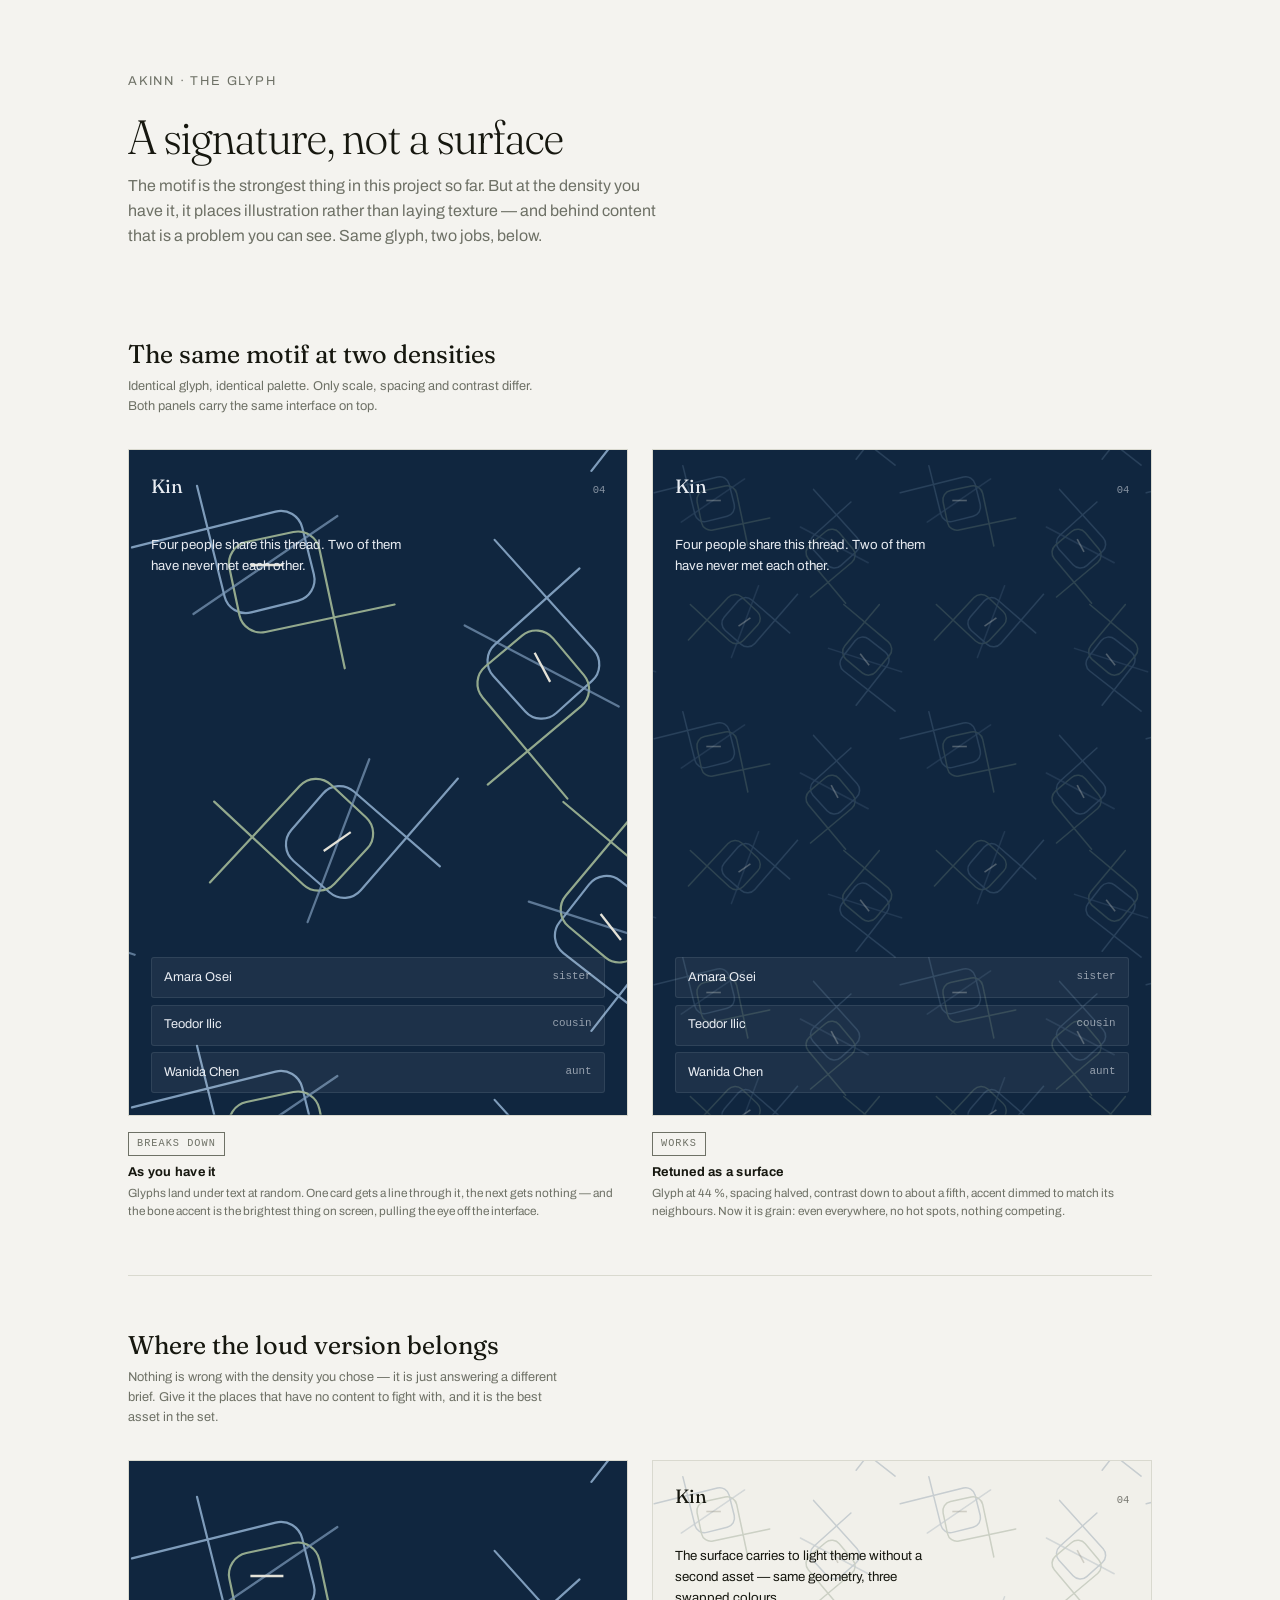
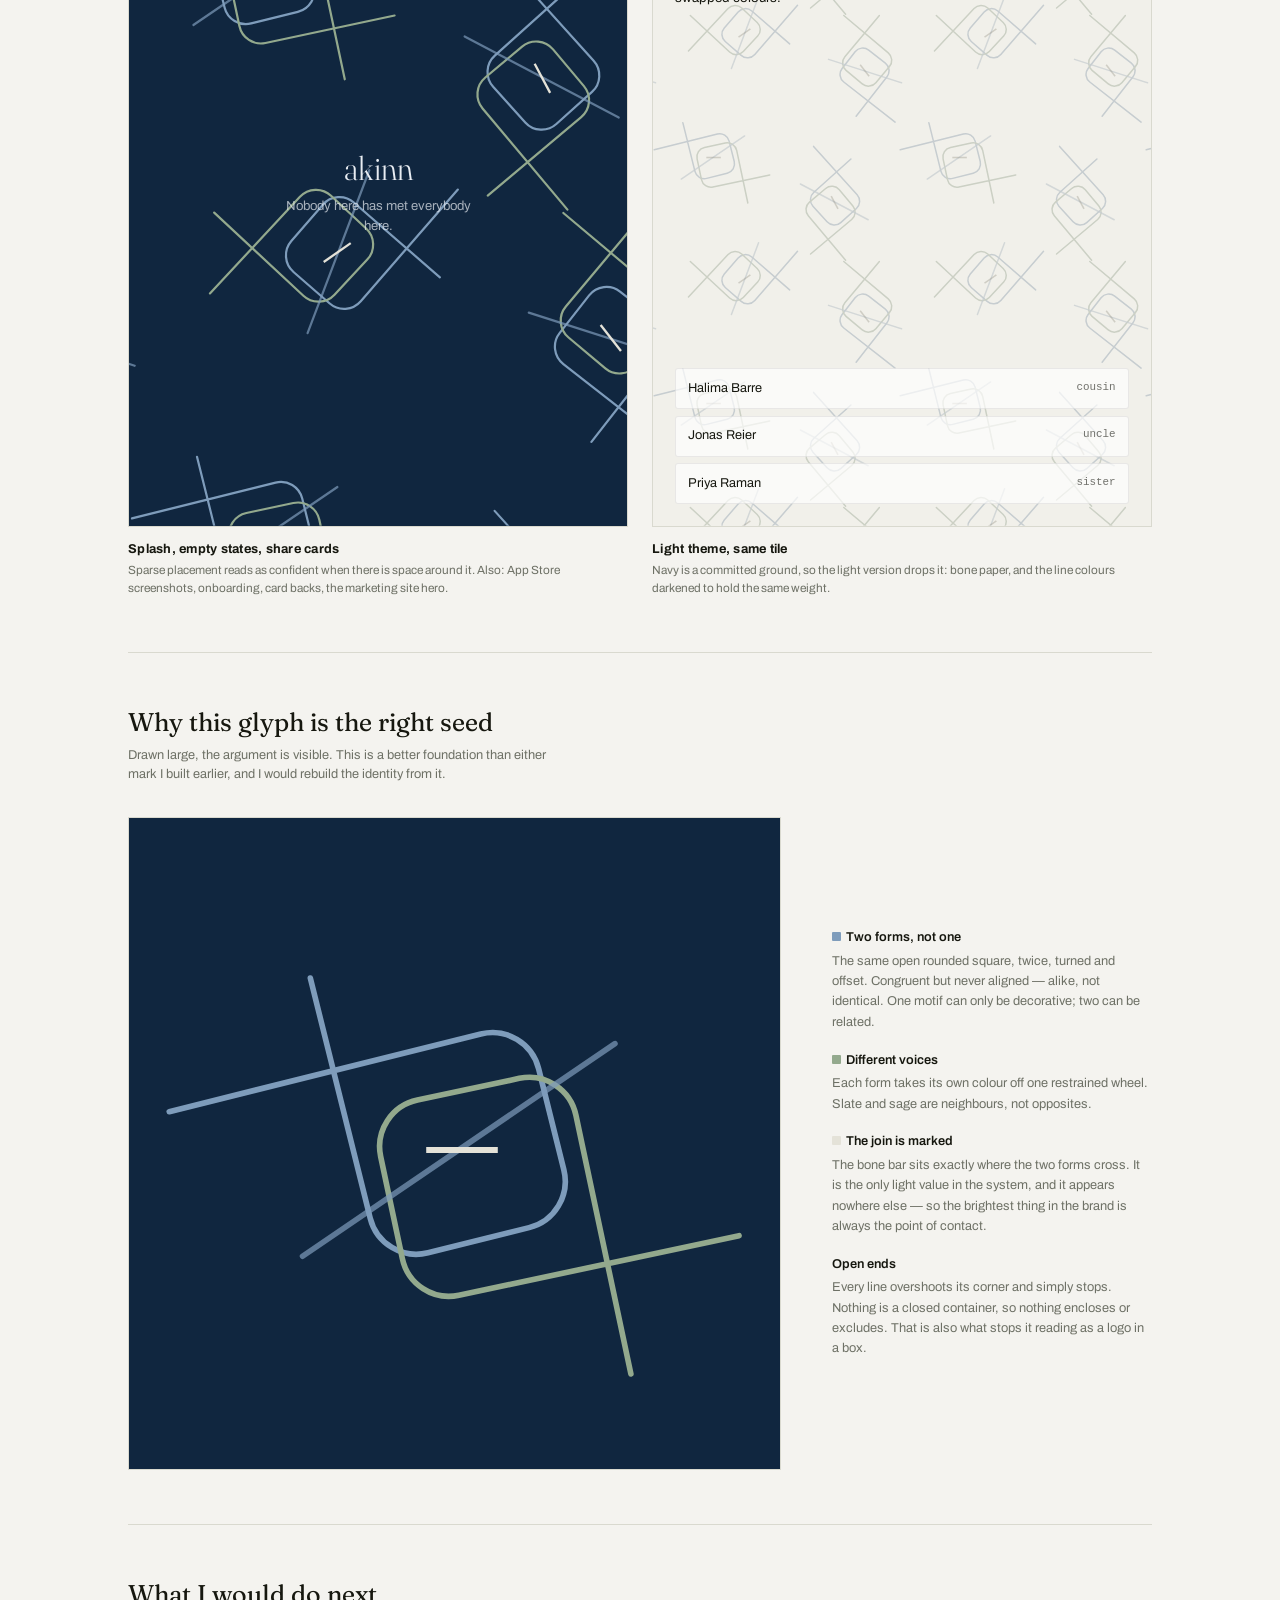
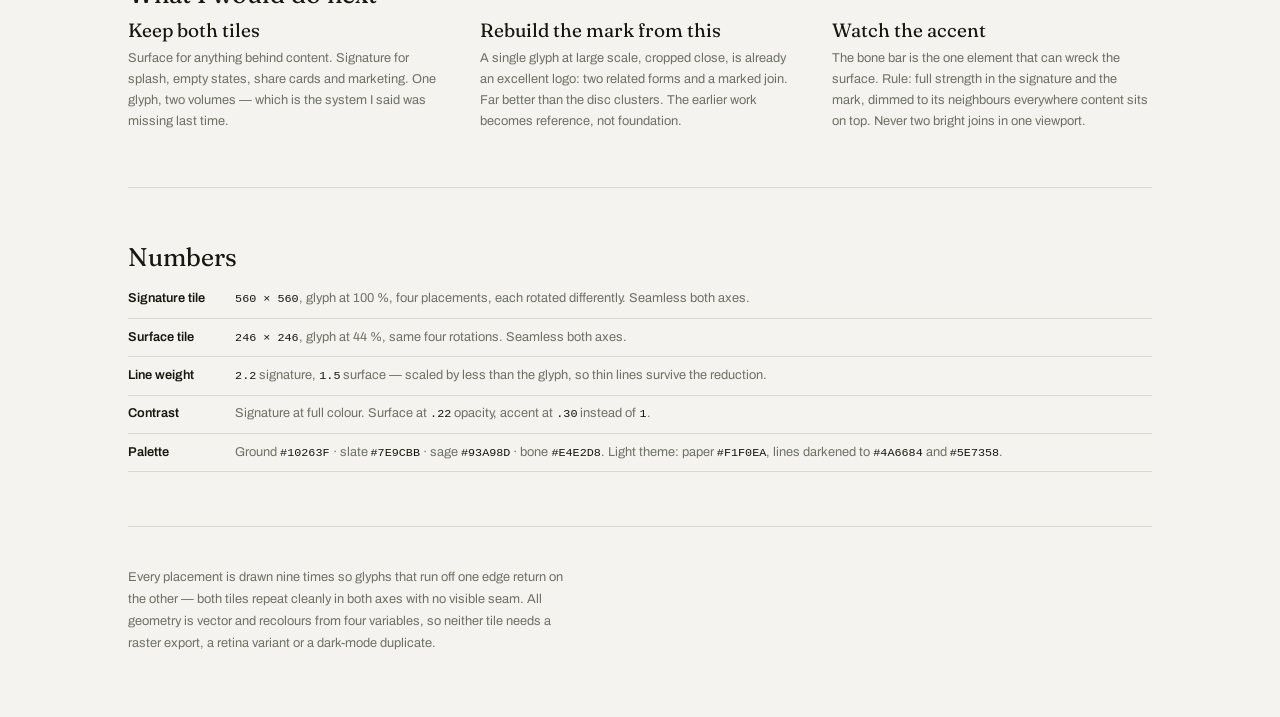
<file: glyph.html>
<!doctype html>
<html lang="en">
<head>
<meta charset="utf-8">
<meta name="viewport" content="width=device-width, initial-scale=1">
<meta name="description" content="The akinn glyph at two densities: signature and surface, and why the glyph is the right seed for the identity.">
<title>Signature Or Surface</title>
<link rel="preconnect" href="https://fonts.googleapis.com">
<link rel="preconnect" href="https://fonts.gstatic.com" crossorigin>
<link rel="stylesheet" href="https://fonts.googleapis.com/css2?family=Archivo:wght@400;500;600&family=Fraunces:opsz,wght@9..144,300;9..144,400&display=swap">

<style>
  :root{
    --paper:#F4F3EF; --ink:#16170F; --muted:#6E7166;
    --rule:#D9D9CF; --card:#FCFCFA; --accent:#2F5C86;
    --step--1:.8rem; --step-0:1rem; --step-1:1.2rem; --step-2:1.6rem;
    --sans:"Archivo","Helvetica Neue",Helvetica,Arial,sans-serif;
    --display:"Fraunces",Georgia,"Times New Roman",serif;
    --mono:ui-monospace,SFMono-Regular,"SF Mono",Menlo,Consolas,monospace;
  }
  @media (prefers-color-scheme:dark){
    :root:not([data-theme="light"]){
      --paper:#0E100C; --ink:#E9E8DE; --muted:#878A7D;
      --rule:#272A21; --card:#161911; --accent:#8FB6DA;
    }
  }
  :root[data-theme="dark"]{
    --paper:#0E100C; --ink:#E9E8DE; --muted:#878A7D;
    --rule:#272A21; --card:#161911; --accent:#8FB6DA;
  }

  *{box-sizing:border-box}
  body{
    margin:0;background:var(--paper);color:var(--ink);
    font-family:var(--sans);font-size:var(--step-0);line-height:1.55;
    -webkit-font-smoothing:antialiased;
  }
  .wrap{max-width:1120px;margin:0 auto;padding:0 clamp(1.25rem,4vw,3rem)}

  header{padding:clamp(3rem,8vh,5.5rem) 0 clamp(1.5rem,4vh,2.5rem)}
  h1{
    font-family:var(--display);font-variation-settings:"opsz" 120,"SOFT" 50,"WONK" 1;
    font-weight:300;font-size:clamp(2rem,5vw,3rem);line-height:1.05;
    margin:0 0 .75rem;text-wrap:balance;
  }
  header p{margin:0;color:var(--muted);max-width:60ch}
  .eyebrow{
    font-size:var(--step--1);letter-spacing:.14em;text-transform:uppercase;
    color:var(--muted);margin:0 0 1.25rem;
  }

  section{padding:clamp(2.5rem,6vh,4rem) 0}
  section + section{border-top:1px solid var(--rule)}
  h2{
    font-family:var(--display);font-variation-settings:"opsz" 40,"SOFT" 40,"WONK" 0;
    font-weight:400;font-size:var(--step-2);margin:0 0 .5rem;line-height:1.2;
  }
  .sub{margin:0 0 2rem;color:var(--muted);max-width:62ch;font-size:var(--step--1)}

  /* ---------- comparison panels ---------- */

  .pair{display:grid;grid-template-columns:1fr 1fr;gap:1.5rem}
  @media (max-width:760px){.pair{grid-template-columns:1fr}}

  .panel{display:flex;flex-direction:column;gap:.85rem}
  .stageBox{
    position:relative;aspect-ratio:3/4;overflow:hidden;
    border:1px solid var(--rule);background:#10263F;
  }
  .stageBox.pale{background:#F1F0EA}
  .stageBox svg{position:absolute;inset:0;width:100%;height:100%}

  .overlay{position:relative;padding:1.35rem;height:100%;display:flex;flex-direction:column}
  .ov-top{display:flex;justify-content:space-between;align-items:baseline;margin-bottom:1.2rem}
  .ov-top b{font-family:var(--display);font-variation-settings:"opsz" 30;font-weight:400;font-size:1.2rem}
  .ov-top i{font-style:normal;font-family:var(--mono);font-size:.66rem;opacity:.55}
  .ov-body{font-size:.83rem;line-height:1.6;max-width:34ch}
  .ov-rows{margin-top:auto;display:flex;flex-direction:column;gap:.4rem}
  .ov-row{
    display:flex;justify-content:space-between;gap:1rem;
    padding:.6rem .8rem;border-radius:3px;font-size:.8rem;
  }
  .ov-row em{font-style:normal;font-family:var(--mono);font-size:.68rem;opacity:.6}

  .dark-ui{color:#E8ECF2}
  .dark-ui .ov-row{background:rgba(255,255,255,.055);border:1px solid rgba(232,236,242,.09)}
  .light-ui{color:#16170F}
  .light-ui .ov-row{background:rgba(255,255,255,.66);border:1px solid rgba(22,23,15,.08)}

  .caption b{display:block;font-size:var(--step--1);letter-spacing:.02em}
  .caption span{font-size:.74rem;color:var(--muted);line-height:1.5;display:block;margin-top:.15rem}
  .caption .verdict{
    display:inline-block;margin-top:0;font-family:var(--mono);font-size:.64rem;
    letter-spacing:.1em;text-transform:uppercase;padding:.2rem .5rem;
    border:1px solid currentColor;margin-bottom:.45rem;
  }
  .bad{color:#B4553C}
  .good{color:#4A7A52}
  @media (prefers-color-scheme:dark){
    :root:not([data-theme="light"]) .bad{color:#E08A6E}
    :root:not([data-theme="light"]) .good{color:#8FC098}
  }
  :root[data-theme="dark"] .bad{color:#E08A6E}
  :root[data-theme="dark"] .good{color:#8FC098}

  /* ---------- anatomy ---------- */

  .anatomy{
    display:grid;grid-template-columns:minmax(0,1fr) minmax(0,20rem);
    gap:clamp(1.5rem,4vw,3.5rem);align-items:center;
  }
  @media (max-width:820px){.anatomy{grid-template-columns:1fr}}
  .anatomy .box{background:#10263F;border:1px solid var(--rule);aspect-ratio:1}
  .anatomy .box svg{width:100%;height:100%;display:block}
  .anatomy dl{margin:0;display:flex;flex-direction:column;gap:1.15rem}
  .anatomy dt{font-weight:600;font-size:var(--step--1);margin-bottom:.15rem}
  .anatomy dd{margin:0;color:var(--muted);font-size:var(--step--1);line-height:1.6}
  .sw{display:inline-block;width:.7em;height:.7em;margin-right:.4em;vertical-align:baseline;border-radius:1px}

  /* ---------- notes ---------- */

  .notes{display:grid;grid-template-columns:repeat(auto-fit,minmax(240px,1fr));gap:2rem}
  .notes h3{
    font-family:var(--display);font-variation-settings:"opsz" 30,"SOFT" 40;
    font-weight:400;font-size:var(--step-1);margin:0 0 .4rem;line-height:1.25;
  }
  .notes p{margin:0;color:var(--muted);font-size:var(--step--1);line-height:1.65}

  .specs{width:100%;border-collapse:collapse;font-size:var(--step--1)}
  .specs th,.specs td{text-align:left;padding:.55rem .9rem .55rem 0;border-bottom:1px solid var(--rule);vertical-align:top}
  .specs th{font-weight:600;white-space:nowrap}
  .specs td{color:var(--muted)}
  .specs code{font-family:var(--mono);font-size:.92em;color:var(--ink)}

  footer{border-top:1px solid var(--rule);padding:2.5rem 0 4rem;color:var(--muted);font-size:var(--step--1)}
  footer p{margin:0;max-width:64ch;line-height:1.7}
</style>
</head>
<body>
<main class="wrap">

  <header>
    <p class="eyebrow">akinn &middot; the glyph</p>
    <h1>A signature, not a surface</h1>
    <p>The motif is the strongest thing in this project so far. But at the density you have it, it places illustration rather than laying texture &mdash; and behind content that is a problem you can see. Same glyph, two jobs, below.</p>
  </header>

  <section>
    <h2>The same motif at two densities</h2>
    <p class="sub">Identical glyph, identical palette. Only scale, spacing and contrast differ. Both panels carry the same interface on top.</p>

    <div class="pair">
      <div class="panel">
        <div class="stageBox" data-field="signature">
          <div class="overlay dark-ui">
            <div class="ov-top"><b>Kin</b><i>04</i></div>
            <p class="ov-body">Four people share this thread. Two of them have never met each other.</p>
            <div class="ov-rows">
              <div class="ov-row"><span>Amara Osei</span><em>sister</em></div>
              <div class="ov-row"><span>Teodor Ilic</span><em>cousin</em></div>
              <div class="ov-row"><span>Wanida Chen</span><em>aunt</em></div>
            </div>
          </div>
        </div>
        <div class="caption">
          <span class="verdict bad">Breaks down</span>
          <b>As you have it</b>
          <span>Glyphs land under text at random. One card gets a line through it, the next gets nothing &mdash; and the bone accent is the brightest thing on screen, pulling the eye off the interface.</span>
        </div>
      </div>

      <div class="panel">
        <div class="stageBox" data-field="surface">
          <div class="overlay dark-ui">
            <div class="ov-top"><b>Kin</b><i>04</i></div>
            <p class="ov-body">Four people share this thread. Two of them have never met each other.</p>
            <div class="ov-rows">
              <div class="ov-row"><span>Amara Osei</span><em>sister</em></div>
              <div class="ov-row"><span>Teodor Ilic</span><em>cousin</em></div>
              <div class="ov-row"><span>Wanida Chen</span><em>aunt</em></div>
            </div>
          </div>
        </div>
        <div class="caption">
          <span class="verdict good">Works</span>
          <b>Retuned as a surface</b>
          <span>Glyph at 44&nbsp;%, spacing halved, contrast down to about a fifth, accent dimmed to match its neighbours. Now it is grain: even everywhere, no hot spots, nothing competing.</span>
        </div>
      </div>
    </div>
  </section>

  <section>
    <h2>Where the loud version belongs</h2>
    <p class="sub">Nothing is wrong with the density you chose &mdash; it is just answering a different brief. Give it the places that have no content to fight with, and it is the best asset in the set.</p>
    <div class="pair">
      <div class="panel">
        <div class="stageBox" data-field="signature">
          <div class="overlay dark-ui" style="justify-content:center;align-items:center;text-align:center">
            <div style="max-width:22ch">
              <div style="font-family:var(--display);font-variation-settings:'opsz' 90;font-weight:300;font-size:2.1rem;line-height:1.1">akinn</div>
              <p style="font-size:.82rem;opacity:.7;margin:.6rem 0 0">Nobody here has met everybody here.</p>
            </div>
          </div>
        </div>
        <div class="caption">
          <b>Splash, empty states, share cards</b>
          <span>Sparse placement reads as confident when there is space around it. Also: App Store screenshots, onboarding, card backs, the marketing site hero.</span>
        </div>
      </div>
      <div class="panel">
        <div class="stageBox pale" data-field="surface-light">
          <div class="overlay light-ui">
            <div class="ov-top"><b>Kin</b><i>04</i></div>
            <p class="ov-body">The surface carries to light theme without a second asset &mdash; same geometry, three swapped colours.</p>
            <div class="ov-rows">
              <div class="ov-row"><span>Halima Barre</span><em>cousin</em></div>
              <div class="ov-row"><span>Jonas Reier</span><em>uncle</em></div>
              <div class="ov-row"><span>Priya Raman</span><em>sister</em></div>
            </div>
          </div>
        </div>
        <div class="caption">
          <b>Light theme, same tile</b>
          <span>Navy is a committed ground, so the light version drops it: bone paper, and the line colours darkened to hold the same weight.</span>
        </div>
      </div>
    </div>
  </section>

  <section>
    <h2>Why this glyph is the right seed</h2>
    <p class="sub">Drawn large, the argument is visible. This is a better foundation than either mark I built earlier, and I would rebuild the identity from it.</p>
    <div class="anatomy">
      <div class="box" data-field="anatomy"></div>
      <dl>
        <div>
          <dt><span class="sw" style="background:#7E9CBB"></span>Two forms, not one</dt>
          <dd>The same open rounded square, twice, turned and offset. Congruent but never aligned &mdash; alike, not identical. One motif can only be decorative; two can be related.</dd>
        </div>
        <div>
          <dt><span class="sw" style="background:#93A98D"></span>Different voices</dt>
          <dd>Each form takes its own colour off one restrained wheel. Slate and sage are neighbours, not opposites.</dd>
        </div>
        <div>
          <dt><span class="sw" style="background:#E4E2D8"></span>The join is marked</dt>
          <dd>The bone bar sits exactly where the two forms cross. It is the only light value in the system, and it appears nowhere else &mdash; so the brightest thing in the brand is always the point of contact.</dd>
        </div>
        <div>
          <dt>Open ends</dt>
          <dd>Every line overshoots its corner and simply stops. Nothing is a closed container, so nothing encloses or excludes. That is also what stops it reading as a logo in a box.</dd>
        </div>
      </dl>
    </div>
  </section>

  <section>
    <h2>What I would do next</h2>
    <div class="notes">
      <div>
        <h3>Keep both tiles</h3>
        <p>Surface for anything behind content. Signature for splash, empty states, share cards and marketing. One glyph, two volumes &mdash; which is the system I said was missing last time.</p>
      </div>
      <div>
        <h3>Rebuild the mark from this</h3>
        <p>A single glyph at large scale, cropped close, is already an excellent logo: two related forms and a marked join. Far better than the disc clusters. The earlier work becomes reference, not foundation.</p>
      </div>
      <div>
        <h3>Watch the accent</h3>
        <p>The bone bar is the one element that can wreck the surface. Rule: full strength in the signature and the mark, dimmed to its neighbours everywhere content sits on top. Never two bright joins in one viewport.</p>
      </div>
    </div>
  </section>

  <section>
    <h2>Numbers</h2>
    <table class="specs">
      <tr><th>Signature tile</th><td><code>560 &times; 560</code>, glyph at 100&nbsp;%, four placements, each rotated differently. Seamless both axes.</td></tr>
      <tr><th>Surface tile</th><td><code>246 &times; 246</code>, glyph at 44&nbsp;%, same four rotations. Seamless both axes.</td></tr>
      <tr><th>Line weight</th><td><code>2.2</code> signature, <code>1.5</code> surface &mdash; scaled by less than the glyph, so thin lines survive the reduction.</td></tr>
      <tr><th>Contrast</th><td>Signature at full colour. Surface at <code>.22</code> opacity, accent at <code>.30</code> instead of <code>1</code>.</td></tr>
      <tr><th>Palette</th><td>Ground <code>#10263F</code> &middot; slate <code>#7E9CBB</code> &middot; sage <code>#93A98D</code> &middot; bone <code>#E4E2D8</code>. Light theme: paper <code>#F1F0EA</code>, lines darkened to <code>#4A6684</code> and <code>#5E7358</code>.</td></tr>
    </table>
  </section>

  <footer>
    <p>Every placement is drawn nine times so glyphs that run off one edge return on the other &mdash; both tiles repeat cleanly in both axes with no visible seam. All geometry is vector and recolours from four variables, so neither tile needs a raster export, a retina variant or a dark-mode duplicate.</p>
  </footer>

</main>

<script>
(function(){
  "use strict";

  var UID = 0;

  /* ---------- the glyph ----------
     One open rounded square whose sides overshoot their corners and stop.
     Drawn twice, turned and offset, with a bar marking where they cross. */

  function openSquare(half, r, tailA, tailB){
    var a = -half, b = half;
    return "M" + (a - tailA) + "," + a +
           "H" + (b - r) +
           "A" + r + "," + r + " 0 0 1 " + b + "," + (a + r) +
           "V" + (b - r) +
           "A" + r + "," + r + " 0 0 1 " + (b - r) + "," + b +
           "H" + (a + r) +
           "A" + r + "," + r + " 0 0 1 " + a + "," + (b - r) +
           "V" + (a - tailB);
  }

  var FORM_A = openSquare(46, 22, 78, 44);
  var FORM_B = openSquare(46, 22, 62, 52);

  /* colour roles, so one glyph serves every context */
  var C = {
    dark:  { slate: "#7E9CBB", sage: "#93A98D", bone: "#E4E2D8" },
    light: { slate: "#4A6684", sage: "#5E7358", bone: "#8C8A7C" }
  };

  function glyph(scale, sw, pal, dim, accentDim){
    var g = C[pal];
    return '<g transform="scale(' + scale + ')" fill="none" ' +
             'stroke-linecap="round" stroke-width="' + (sw / scale) + '" opacity="' + dim + '">' +
             '<path d="' + FORM_A + '" stroke="' + g.slate + '" transform="rotate(-14)"/>' +
             '<path d="' + FORM_B + '" stroke="' + g.sage + '" transform="translate(16,20) rotate(168)"/>' +
             '<path d="M-70,52 L74,-46" stroke="' + g.slate + '" opacity=".7"/>' +
           '</g>' +
           '<g transform="scale(' + scale + ')" fill="none" stroke-linecap="butt" ' +
             'stroke-width="' + (sw * 1.05 / scale) + '" opacity="' + accentDim + '">' +
             '<path d="M-13,3 L20,3" stroke="' + g.bone + '"/>' +
           '</g>';
  }

  /* four placements per tile, each turned differently: family, not clones */
  var PLACE = [
    { x: .24, y: .20, rot:   0 },
    { x: .74, y: .38, rot:  62 },
    { x: .38, y: .70, rot: 145 },
    { x: .86, y: .86, rot: 232 }
  ];

  function tileField(T, scale, sw, pal, dim, accentDim){
    var u = "g" + (UID++);
    var body = "";
    PLACE.forEach(function(p){
      var inner = glyph(scale, sw, pal, dim, accentDim);
      /* nine copies so a glyph leaving one edge returns on the opposite one */
      for (var i = -1; i <= 1; i++){
        for (var j = -1; j <= 1; j++){
          body += '<g transform="translate(' + (p.x * T + i * T) + ',' + (p.y * T + j * T) +
                  ') rotate(' + p.rot + ')">' + inner + '</g>';
        }
      }
    });

    return '<svg aria-hidden="true" width="100%" height="100%">' +
             '<defs><pattern id="' + u + '" width="' + T + '" height="' + T +
               '" patternUnits="userSpaceOnUse">' + body + '</pattern></defs>' +
             '<rect width="100%" height="100%" fill="url(#' + u + ')"/>' +
           '</svg>';
  }

  var FIELDS = {
    signature:       function(){ return tileField(560, 1,    2.2, "dark",  1,   1   ); },
    surface:         function(){ return tileField(246, 0.44, 1.5, "dark",  .22, .30 ); },
    "surface-light": function(){ return tileField(246, 0.44, 1.5, "light", .26, .34 ); }
  };

  document.querySelectorAll("[data-field]").forEach(function(el){
    var k = el.getAttribute("data-field");
    if (k === "anatomy"){
      el.innerHTML =
        '<svg viewBox="-150 -150 300 300" role="img" aria-label="The akinn glyph, drawn large">' +
          glyph(1, 2.6, "dark", 1, 1) +
        '</svg>';
      return;
    }
    el.insertAdjacentHTML("afterbegin", FIELDS[k]());
  });
})();
</script>
</body>
</html>
</file>
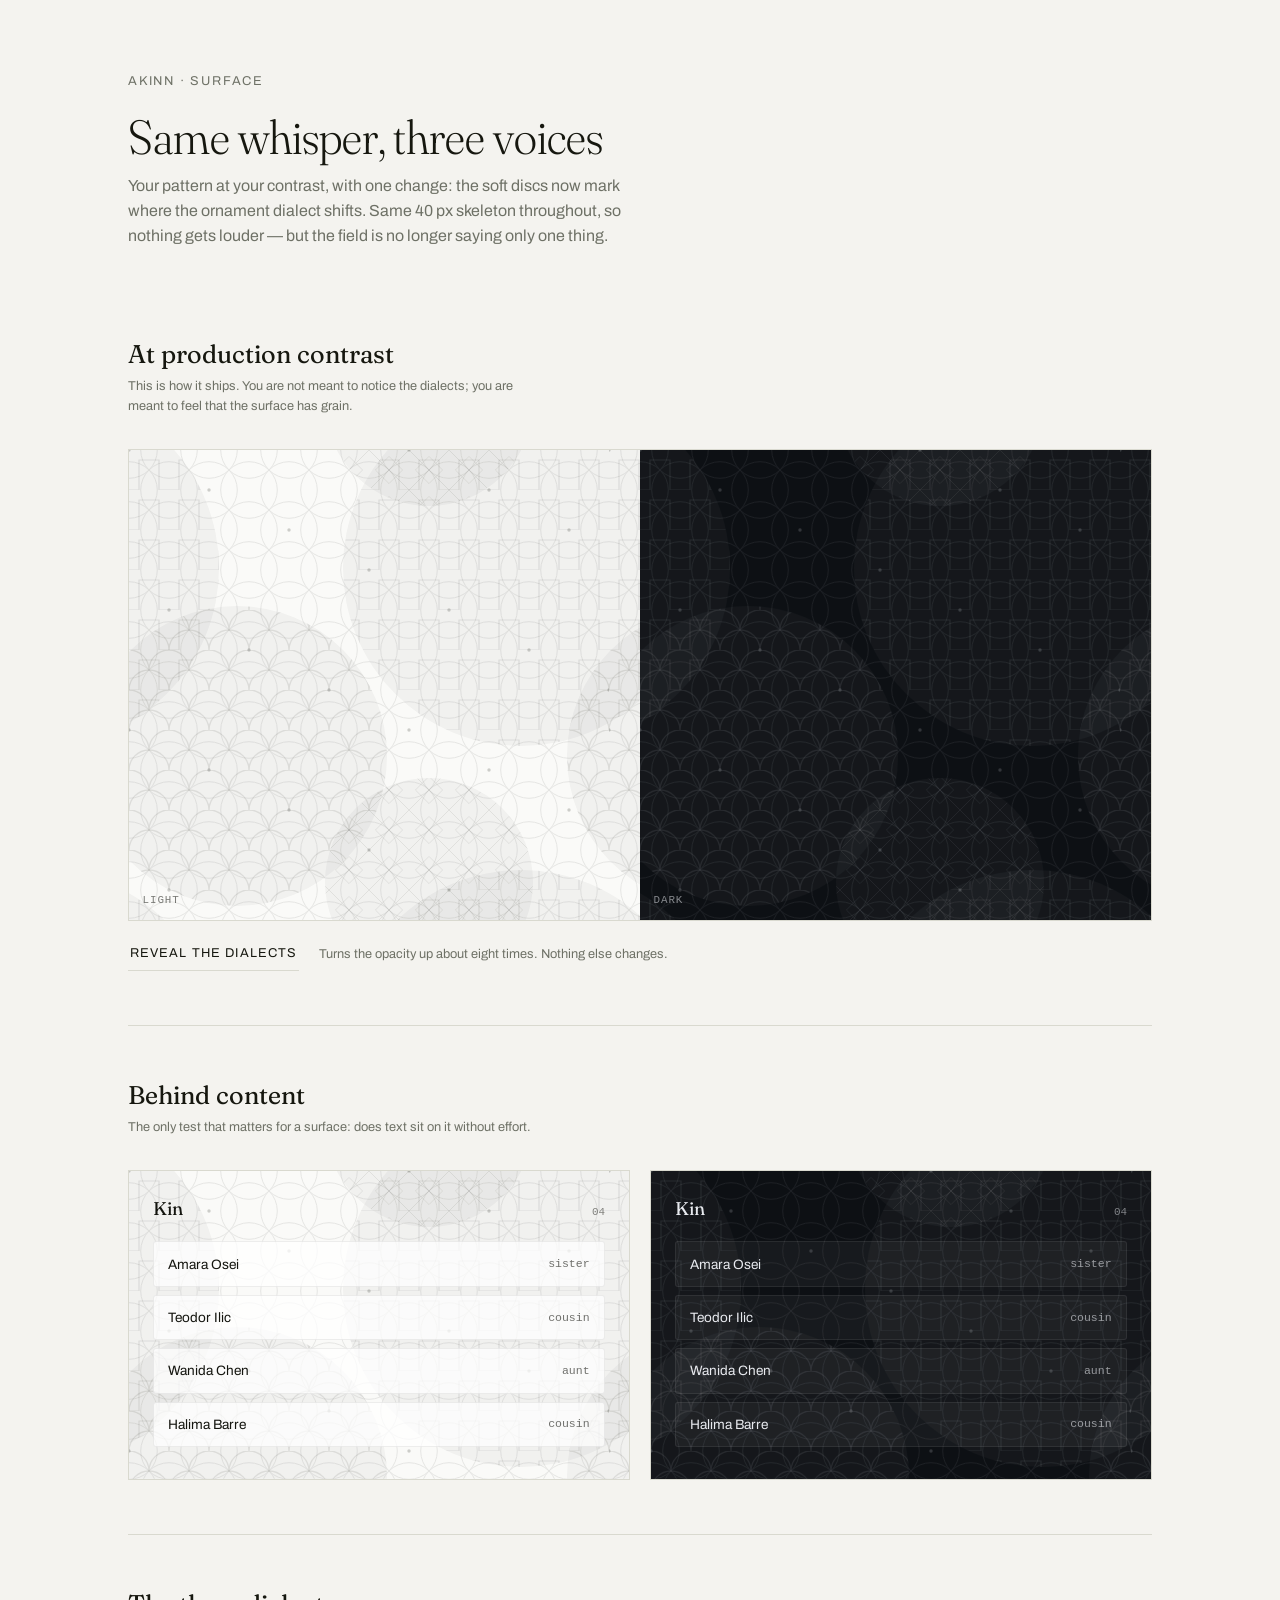
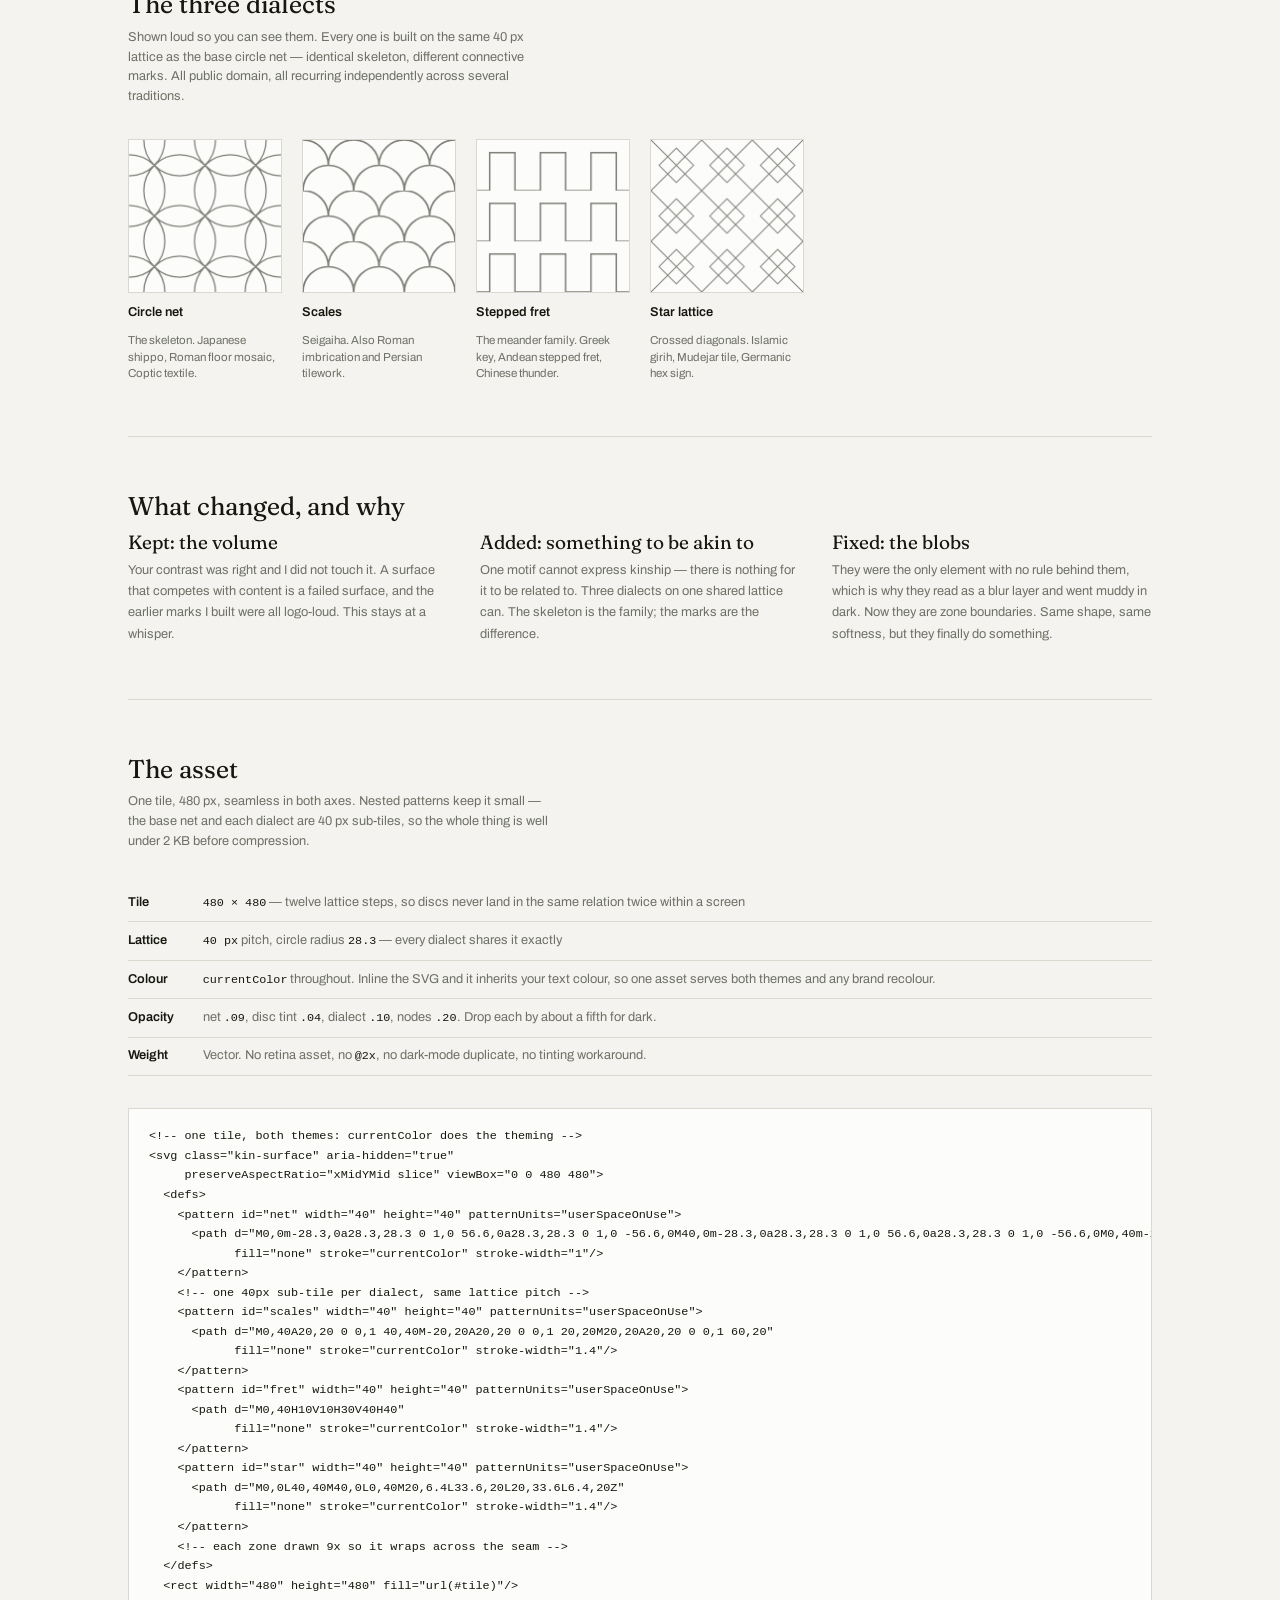
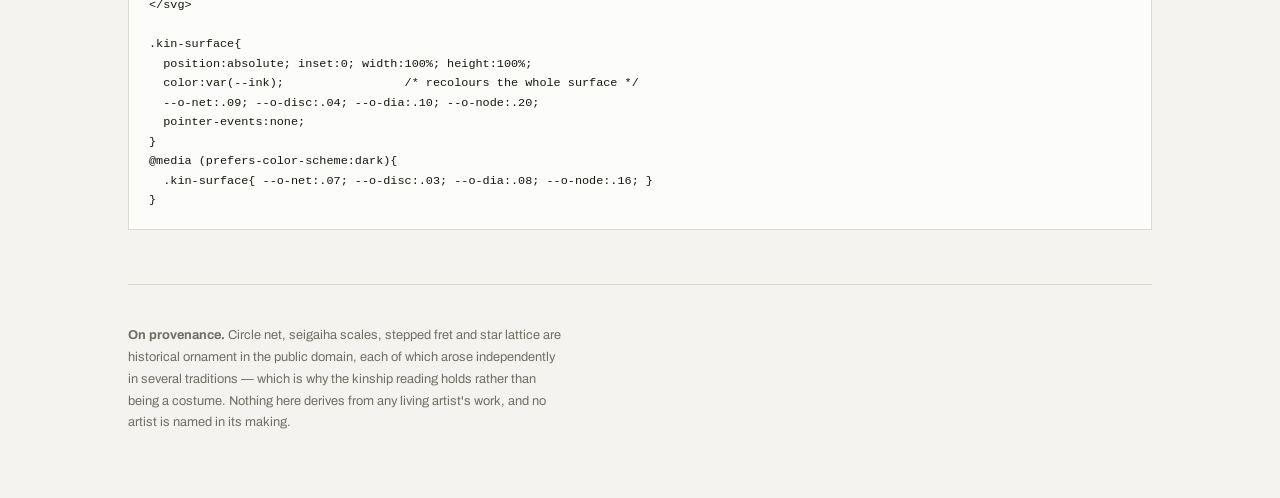
<file: surface.html>
<!doctype html>
<html lang="en">
<head>
<meta charset="utf-8">
<meta name="viewport" content="width=device-width, initial-scale=1">
<meta name="description" content="akinn app surface pattern: three ornament dialects on one shared 40px lattice, at production contrast.">
<title>Akinn Surface Pattern</title>
<link rel="preconnect" href="https://fonts.googleapis.com">
<link rel="preconnect" href="https://fonts.gstatic.com" crossorigin>
<link rel="stylesheet" href="https://fonts.googleapis.com/css2?family=Archivo:wght@400;500;600&family=Fraunces:opsz,wght@9..144,300;9..144,400&display=swap">

<style>
  :root{
    --paper:#F4F3EF;
    --ink:#16170F;
    --muted:#6E7166;
    --rule:#D9D9CF;
    --card:#FCFCFA;
    --accent:#8A5A2B;

    --step--1:.8rem;
    --step-0:1rem;
    --step-1:1.2rem;
    --step-2:1.6rem;

    --sans:"Archivo","Helvetica Neue",Helvetica,Arial,sans-serif;
    --display:"Fraunces",Georgia,"Times New Roman",serif;
    --mono:ui-monospace,SFMono-Regular,"SF Mono",Menlo,Consolas,monospace;
  }
  @media (prefers-color-scheme:dark){
    :root:not([data-theme="light"]){
      --paper:#0E100C;
      --ink:#E9E8DE;
      --muted:#878A7D;
      --rule:#272A21;
      --card:#161911;
      --accent:#D9A066;
    }
  }
  :root[data-theme="dark"]{
    --paper:#0E100C;
    --ink:#E9E8DE;
    --muted:#878A7D;
    --rule:#272A21;
    --card:#161911;
    --accent:#D9A066;
  }

  *{box-sizing:border-box}

  body{
    margin:0;
    background:var(--paper);
    color:var(--ink);
    font-family:var(--sans);
    font-size:var(--step-0);
    line-height:1.55;
    -webkit-font-smoothing:antialiased;
  }

  .wrap{max-width:1120px;margin:0 auto;padding:0 clamp(1.25rem,4vw,3rem)}

  header{padding:clamp(3rem,8vh,5.5rem) 0 clamp(1.5rem,4vh,2.5rem)}
  h1{
    font-family:var(--display);
    font-variation-settings:"opsz" 120,"SOFT" 50,"WONK" 1;
    font-weight:300;
    font-size:clamp(2rem,5vw,3rem);
    line-height:1.05;
    margin:0 0 .75rem;
    text-wrap:balance;
  }
  header p{margin:0;color:var(--muted);max-width:58ch}

  .eyebrow{
    font-size:var(--step--1);
    letter-spacing:.14em;
    text-transform:uppercase;
    color:var(--muted);
    margin:0 0 1.25rem;
  }

  section{padding:clamp(2.5rem,6vh,4rem) 0}
  section + section{border-top:1px solid var(--rule)}

  h2{
    font-family:var(--display);
    font-variation-settings:"opsz" 40,"SOFT" 40,"WONK" 0;
    font-weight:400;
    font-size:var(--step-2);
    margin:0 0 .5rem;
    line-height:1.2;
  }
  .sub{margin:0 0 2rem;color:var(--muted);max-width:60ch;font-size:var(--step--1)}

  /* ---------- swatches ---------- */

  .split{
    display:grid;
    grid-template-columns:1fr 1fr;
    border:1px solid var(--rule);
    overflow:hidden;
  }
  @media (max-width:640px){.split{grid-template-columns:1fr}}

  .swatch{position:relative;aspect-ratio:1/.92;overflow:hidden}
  .swatch svg{position:absolute;inset:0;width:100%;height:100%}
  .swatch .tag{
    position:absolute;left:.85rem;bottom:.7rem;
    font-family:var(--mono);font-size:.68rem;letter-spacing:.08em;
    text-transform:uppercase;opacity:.55;
  }

  .is-light{background:#FAFAF8;color:#14150F}
  .is-light .tag{color:#14150F}
  .is-dark{background:#0D1014;color:#E8EAEF}
  .is-dark .tag{color:#E8EAEF}

  .toolbar{
    display:flex;flex-wrap:wrap;gap:.75rem 1.25rem;align-items:center;
    margin-top:1.1rem;
  }
  button.link{
    appearance:none;background:none;border:0;padding:.35rem .1rem;font:inherit;
    font-size:var(--step--1);letter-spacing:.09em;text-transform:uppercase;
    color:var(--ink);cursor:pointer;border-bottom:1px solid var(--rule);
    transition:border-color .18s,color .18s;
  }
  button.link:hover{border-bottom-color:var(--accent);color:var(--accent)}
  button.link[aria-pressed="true"]{border-bottom-color:var(--accent);color:var(--accent)}
  :focus-visible{outline:2px solid var(--accent);outline-offset:3px;border-radius:2px}
  .hint{font-size:var(--step--1);color:var(--muted)}

  /* ---------- in situ ---------- */

  .situ{display:grid;grid-template-columns:1fr 1fr;gap:1.25rem}
  @media (max-width:760px){.situ{grid-template-columns:1fr}}

  .device{position:relative;border:1px solid var(--rule);overflow:hidden;padding:1.5rem}
  .device svg{position:absolute;inset:0;width:100%;height:100%}
  .device .ui{position:relative}

  .ui-top{display:flex;justify-content:space-between;align-items:baseline;margin-bottom:1.1rem}
  .ui-top b{font-family:var(--display);font-variation-settings:"opsz" 30;font-weight:400;font-size:1.15rem}
  .ui-top span{font-family:var(--mono);font-size:.68rem;opacity:.5}
  .row{
    display:flex;justify-content:space-between;align-items:center;gap:1rem;
    padding:.7rem .9rem;margin-bottom:.5rem;border-radius:3px;
    font-size:.85rem;
  }
  .row em{font-style:normal;font-family:var(--mono);font-size:.72rem;opacity:.6}

  .is-light .device-card{background:rgba(255,255,255,.72);border:1px solid rgba(20,21,15,.07)}
  .is-dark .device-card{background:rgba(255,255,255,.045);border:1px solid rgba(232,234,239,.08)}

  /* ---------- notes ---------- */

  .notes{display:grid;grid-template-columns:repeat(auto-fit,minmax(230px,1fr));gap:2rem}
  .notes h3{
    font-family:var(--display);font-variation-settings:"opsz" 30,"SOFT" 40;
    font-weight:400;font-size:var(--step-1);margin:0 0 .4rem;line-height:1.25;
  }
  .notes p{margin:0;color:var(--muted);font-size:var(--step--1);line-height:1.65}

  /* ---------- dialect key ---------- */

  .key{display:grid;grid-template-columns:repeat(auto-fill,minmax(150px,1fr));gap:1.25rem}
  .keycard{display:flex;flex-direction:column;gap:.6rem}
  .keycard .box{aspect-ratio:1;border:1px solid var(--rule);position:relative;overflow:hidden;background:var(--card)}
  .keycard .box svg{position:absolute;inset:0;width:100%;height:100%}
  .keycard b{font-size:var(--step--1);font-weight:600}
  .keycard span{font-size:.72rem;color:var(--muted);line-height:1.45}

  /* ---------- code ---------- */

  pre{
    margin:0;padding:1.15rem 1.25rem;overflow-x:auto;
    background:var(--card);border:1px solid var(--rule);
    font-family:var(--mono);font-size:.74rem;line-height:1.65;
    color:var(--ink);
  }
  .specs{
    width:100%;border-collapse:collapse;margin-bottom:2rem;
    font-size:var(--step--1);
  }
  .specs th,.specs td{text-align:left;padding:.55rem .8rem .55rem 0;border-bottom:1px solid var(--rule);vertical-align:top}
  .specs th{font-weight:600;color:var(--ink);white-space:nowrap}
  .specs td{color:var(--muted)}
  .specs td code{font-family:var(--mono);font-size:.92em;color:var(--ink)}

  footer{border-top:1px solid var(--rule);padding:2.5rem 0 4rem;color:var(--muted);font-size:var(--step--1)}
  footer p{margin:0;max-width:62ch;line-height:1.7}
</style>
</head>
<body>
<main class="wrap">

  <header>
    <p class="eyebrow">akinn &middot; surface</p>
    <h1>Same whisper, three voices</h1>
    <p>Your pattern at your contrast, with one change: the soft discs now mark where the ornament dialect shifts. Same 40&nbsp;px skeleton throughout, so nothing gets louder &mdash; but the field is no longer saying only one thing.</p>
  </header>

  <section>
    <h2>At production contrast</h2>
    <p class="sub">This is how it ships. You are not meant to notice the dialects; you are meant to feel that the surface has grain.</p>
    <div class="split" id="split">
      <div class="swatch is-light" data-pat="a"><span class="tag">Light</span></div>
      <div class="swatch is-dark" data-pat="b"><span class="tag">Dark</span></div>
    </div>
    <div class="toolbar">
      <button class="link" id="reveal" aria-pressed="false">Reveal the dialects</button>
      <span class="hint">Turns the opacity up about eight times. Nothing else changes.</span>
    </div>
  </section>

  <section>
    <h2>Behind content</h2>
    <p class="sub">The only test that matters for a surface: does text sit on it without effort.</p>
    <div class="situ">
      <div class="device is-light" data-pat="c">
        <div class="ui">
          <div class="ui-top"><b>Kin</b><span>04</span></div>
          <div class="row device-card"><span>Amara Osei</span><em>sister</em></div>
          <div class="row device-card"><span>Teodor Ilic</span><em>cousin</em></div>
          <div class="row device-card"><span>Wanida Chen</span><em>aunt</em></div>
          <div class="row device-card"><span>Halima Barre</span><em>cousin</em></div>
        </div>
      </div>
      <div class="device is-dark" data-pat="d">
        <div class="ui">
          <div class="ui-top"><b>Kin</b><span>04</span></div>
          <div class="row device-card"><span>Amara Osei</span><em>sister</em></div>
          <div class="row device-card"><span>Teodor Ilic</span><em>cousin</em></div>
          <div class="row device-card"><span>Wanida Chen</span><em>aunt</em></div>
          <div class="row device-card"><span>Halima Barre</span><em>cousin</em></div>
        </div>
      </div>
    </div>
  </section>

  <section>
    <h2>The three dialects</h2>
    <p class="sub">Shown loud so you can see them. Every one is built on the same 40&nbsp;px lattice as the base circle net &mdash; identical skeleton, different connective marks. All public domain, all recurring independently across several traditions.</p>
    <div class="key" id="key"></div>
  </section>

  <section>
    <h2>What changed, and why</h2>
    <div class="notes">
      <div>
        <h3>Kept: the volume</h3>
        <p>Your contrast was right and I did not touch it. A surface that competes with content is a failed surface, and the earlier marks I built were all logo-loud. This stays at a whisper.</p>
      </div>
      <div>
        <h3>Added: something to be akin to</h3>
        <p>One motif cannot express kinship &mdash; there is nothing for it to be related to. Three dialects on one shared lattice can. The skeleton is the family; the marks are the difference.</p>
      </div>
      <div>
        <h3>Fixed: the blobs</h3>
        <p>They were the only element with no rule behind them, which is why they read as a blur layer and went muddy in dark. Now they are zone boundaries. Same shape, same softness, but they finally do something.</p>
      </div>
    </div>
  </section>

  <section>
    <h2>The asset</h2>
    <p class="sub">One tile, 480&nbsp;px, seamless in both axes. Nested patterns keep it small &mdash; the base net and each dialect are 40&nbsp;px sub-tiles, so the whole thing is well under 2&nbsp;KB before compression.</p>

    <table class="specs">
      <tr><th>Tile</th><td><code>480 &times; 480</code> &mdash; twelve lattice steps, so discs never land in the same relation twice within a screen</td></tr>
      <tr><th>Lattice</th><td><code>40 px</code> pitch, circle radius <code>28.3</code> &mdash; every dialect shares it exactly</td></tr>
      <tr><th>Colour</th><td><code>currentColor</code> throughout. Inline the SVG and it inherits your text colour, so one asset serves both themes and any brand recolour.</td></tr>
      <tr><th>Opacity</th><td>net <code>.09</code>, disc tint <code>.04</code>, dialect <code>.10</code>, nodes <code>.20</code>. Drop each by about a fifth for dark.</td></tr>
      <tr><th>Weight</th><td>Vector. No retina asset, no <code>@2x</code>, no dark-mode duplicate, no tinting workaround.</td></tr>
    </table>

    <pre id="code">Loading&hellip;</pre>
  </section>

  <footer>
    <p><b>On provenance.</b> Circle net, seigaiha scales, stepped fret and star lattice are historical ornament in the public domain, each of which arose independently in several traditions &mdash; which is why the kinship reading holds rather than being a costume. Nothing here derives from any living artist's work, and no artist is named in its making.</p>
  </footer>

</main>

<script>
(function(){
  "use strict";

  var UID = 0;
  var P = 40;                 /* lattice pitch, shared by every dialect */
  var R = 28.3;               /* circle radius: P/sqrt(2), so neighbours interlock */
  var T = 480;                /* tile: 12 lattice steps */

  /* three soft zones, positioned to wrap across the tile seam */
  var ZONES = [
    { cx: 108, cy: 306, r: 150, dia: "scales" },
    { cx: 392, cy: 118, r: 178, dia: "fret" },
    { cx: 300, cy: 432, r: 104, dia: "star" }
  ];

  /* --- the dialects. one 40px sub-tile each, all on the same lattice --- */
  var DIALECTS = {
    net: {
      label: "Circle net", sw: 1,
      note: "The skeleton. Japanese shippo, Roman floor mosaic, Coptic textile.",
      d: "M0," + 0 + "m" + (-R) + ",0a" + R + "," + R + " 0 1,0 " + (2 * R) + ",0a" + R + "," + R + " 0 1,0 " + (-2 * R) + ",0" +
         "M" + P + ",0m" + (-R) + ",0a" + R + "," + R + " 0 1,0 " + (2 * R) + ",0a" + R + "," + R + " 0 1,0 " + (-2 * R) + ",0" +
         "M0," + P + "m" + (-R) + ",0a" + R + "," + R + " 0 1,0 " + (2 * R) + ",0a" + R + "," + R + " 0 1,0 " + (-2 * R) + ",0" +
         "M" + P + "," + P + "m" + (-R) + ",0a" + R + "," + R + " 0 1,0 " + (2 * R) + ",0a" + R + "," + R + " 0 1,0 " + (-2 * R) + ",0"
    },
    scales: {
      label: "Scales", sw: 1.35,
      note: "Seigaiha. Also Roman imbrication and Persian tilework.",
      d: "M0," + P + "A" + (P / 2) + "," + (P / 2) + " 0 0,1 " + P + "," + P +
         "M" + (-P / 2) + "," + (P / 2) + "A" + (P / 2) + "," + (P / 2) + " 0 0,1 " + (P / 2) + "," + (P / 2) +
         "M" + (P / 2) + "," + (P / 2) + "A" + (P / 2) + "," + (P / 2) + " 0 0,1 " + (P * 1.5) + "," + (P / 2)
    },
    fret: {
      label: "Stepped fret", sw: 1.2,
      note: "The meander family. Greek key, Andean stepped fret, Chinese thunder.",
      d: "M0," + P + "H" + (P * 0.25) + "V" + (P * 0.25) + "H" + (P * 0.75) + "V" + P + "H" + P
    },
    star: {
      label: "Star lattice", sw: .8,
      note: "Crossed diagonals. Islamic girih, Mudejar tile, Germanic hex sign.",
      d: "M0,0L" + P + "," + P + "M" + P + ",0L0," + P +
         "M" + (P * 0.5) + "," + (P * 0.16) + "L" + (P * 0.84) + "," + (P * 0.5) +
         "L" + (P * 0.5) + "," + (P * 0.84) + "L" + (P * 0.16) + "," + (P * 0.5) + "Z"
    }
  };

  function subTile(id, key){
    return '<pattern id="' + id + '" width="' + P + '" height="' + P + '" patternUnits="userSpaceOnUse">' +
             '<path d="' + DIALECTS[key].d + '" fill="none" stroke="currentColor" stroke-width="' +
               DIALECTS[key].sw + '"/>' +
           '</pattern>';
  }

  /* nine copies so a zone that runs off one edge returns on the other */
  function wrapped(z, attrs){
    var out = "";
    for (var i = -1; i <= 1; i++){
      for (var j = -1; j <= 1; j++){
        out += '<circle cx="' + (z.cx + i * T) + '" cy="' + (z.cy + j * T) + '" r="' + z.r + '" ' + attrs + '/>';
      }
    }
    return out;
  }

  /* No viewBox: user units stay CSS pixels, so the tile repeats at a fixed
     480px instead of being scaled to fit the element. */
  function field(){
    var u = "s" + (UID++);
    var defs = subTile(u + "net", "net");
    var zones = "";

    ZONES.forEach(function(z, i){
      defs += subTile(u + "d" + i, z.dia);
      defs += '<clipPath id="' + u + 'z' + i + '">' + wrapped(z, "") + '</clipPath>';
    });

    /* lattice nodes: a sparse regular rhythm, not scattered dots */
    var nodes = "";
    for (var i = 0; i <= T / P; i++){
      for (var j = 0; j <= T / P; j++){
        if ((i * 2 + j * 3) % 7 === 0){
          nodes += '<circle cx="' + (i * P) + '" cy="' + (j * P) + '" r="1.7"/>';
        }
      }
    }

    ZONES.forEach(function(z, i){
      zones += '<g style="opacity:var(--o-disc)">' + wrapped(z, 'fill="currentColor"') + '</g>' +
               '<g clip-path="url(#' + u + 'z' + i + ')" style="opacity:var(--o-dia)">' +
                 '<rect width="' + T + '" height="' + T + '" fill="url(#' + u + 'd' + i + ')"/>' +
               '</g>';
    });

    defs += '<pattern id="' + u + 'tile" width="' + T + '" height="' + T + '" patternUnits="userSpaceOnUse">' +
              '<g style="opacity:var(--o-net)"><rect width="' + T + '" height="' + T + '" fill="url(#' + u + 'net)"/></g>' +
              zones +
              '<g fill="currentColor" style="opacity:var(--o-node)">' + nodes + '</g>' +
            '</pattern>';

    return '<svg aria-hidden="true" width="100%" height="100%">' +
             '<defs>' + defs + '</defs>' +
             '<rect width="100%" height="100%" fill="url(#' + u + 'tile)"/>' +
           '</svg>';
  }

  document.querySelectorAll("[data-pat]").forEach(function(el){
    el.insertAdjacentHTML("afterbegin", field());
  });

  /* reveal toggle */
  var btn = document.getElementById("reveal");
  btn.addEventListener("click", function(){
    var on = btn.getAttribute("aria-pressed") === "true";
    btn.setAttribute("aria-pressed", on ? "false" : "true");
    document.getElementById("split").classList.toggle("reveal", !on);
    btn.textContent = on ? "Reveal the dialects" : "Back to production";
  });

  /* dialect key, drawn loud */
  document.getElementById("key").innerHTML = Object.keys(DIALECTS).map(function(k){
    var d = DIALECTS[k], id = "key" + k;
    return '<div class="keycard"><div class="box">' +
      '<svg aria-hidden="true" viewBox="0 0 120 120">' +
        '<defs><pattern id="' + id + '" width="' + P + '" height="' + P + '" patternUnits="userSpaceOnUse">' +
          '<path d="' + d.d + '" fill="none" stroke="currentColor" stroke-width="' + d.sw + '" opacity=".55"/>' +
        '</pattern></defs>' +
        '<rect width="120" height="120" fill="url(#' + id + ')"/>' +
      '</svg></div>' +
      '<b>' + d.label + '</b><span>' + d.note + '</span></div>';
  }).join("");

  /* the shipping snippet */
  var snippet =
'<!-- one tile, both themes: currentColor does the theming -->\n' +
'<svg class="kin-surface" aria-hidden="true"\n' +
'     preserveAspectRatio="xMidYMid slice" viewBox="0 0 480 480">\n' +
'  <defs>\n' +
'    <pattern id="net" width="40" height="40" patternUnits="userSpaceOnUse">\n' +
'      <path d="' + DIALECTS.net.d + '"\n' +
'            fill="none" stroke="currentColor" stroke-width="1"/>\n' +
'    </pattern>\n' +
'    <!-- one 40px sub-tile per dialect, same lattice pitch -->\n' +
Object.keys(DIALECTS).filter(function(k){ return k !== "net"; }).map(function(k){
  return '    <pattern id="' + k + '" width="40" height="40" patternUnits="userSpaceOnUse">\n' +
         '      <path d="' + DIALECTS[k].d + '"\n' +
         '            fill="none" stroke="currentColor" stroke-width="1.4"/>\n' +
         '    </pattern>\n';
}).join("") +
'    <!-- each zone drawn 9x so it wraps across the seam -->\n' +
'  </defs>\n' +
'  <rect width="480" height="480" fill="url(#tile)"/>\n' +
'</svg>\n\n' +
'.kin-surface{\n' +
'  position:absolute; inset:0; width:100%; height:100%;\n' +
'  color:var(--ink);                 /* recolours the whole surface */\n' +
'  --o-net:.09; --o-disc:.04; --o-dia:.10; --o-node:.20;\n' +
'  pointer-events:none;\n' +
'}\n' +
'@media (prefers-color-scheme:dark){\n' +
'  .kin-surface{ --o-net:.07; --o-disc:.03; --o-dia:.08; --o-node:.16; }\n' +
'}';

  document.getElementById("code").textContent = snippet;
})();
</script>

<style>
  /* opacity contract: the whole pattern is driven by four numbers */
  .swatch svg,.device svg{
    --o-net:.09; --o-disc:.04; --o-dia:.10; --o-node:.20;
  }
  .is-dark svg{
    --o-net:.075; --o-disc:.032; --o-dia:.085; --o-node:.17;
  }
  .reveal .swatch svg{
    --o-net:.42; --o-disc:.14; --o-dia:.62; --o-node:.8;
    transition:none;
  }
  .swatch svg{transition:opacity .2s}
</style>
</body>
</html>
</file>
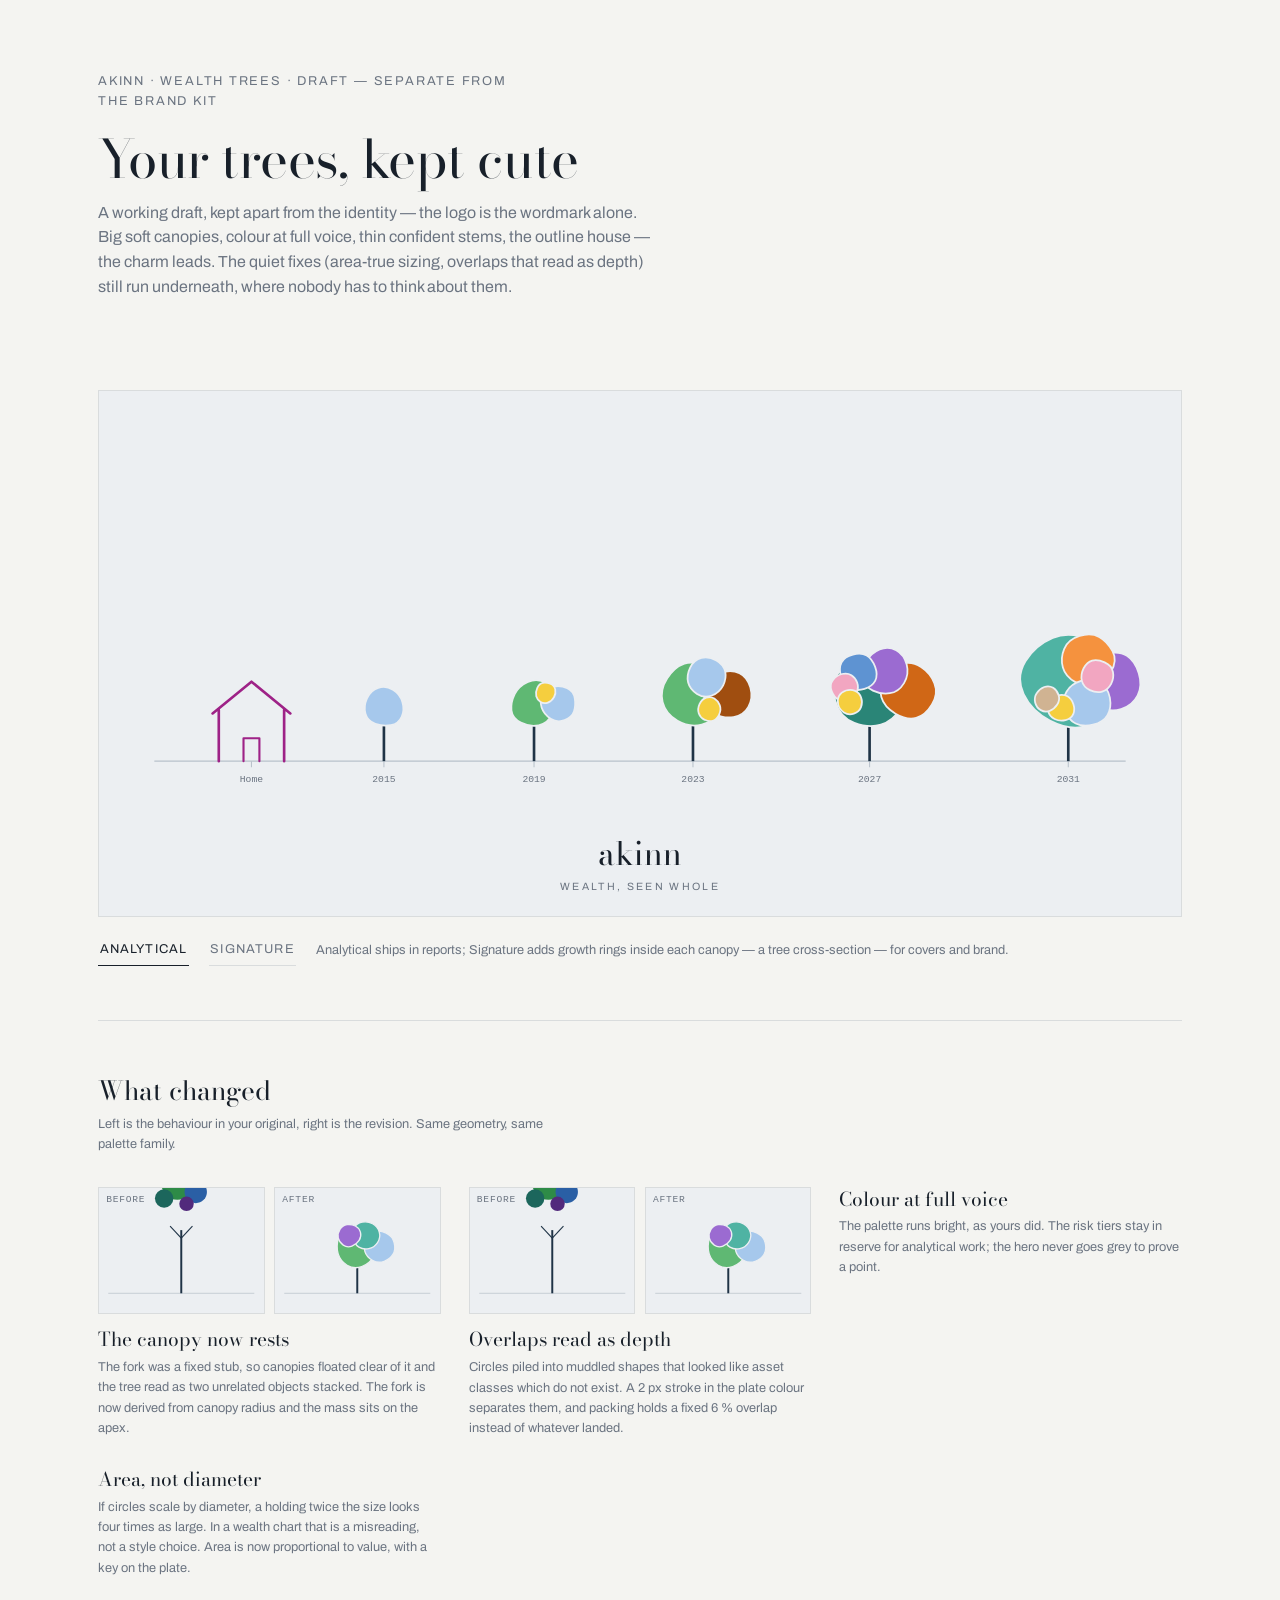
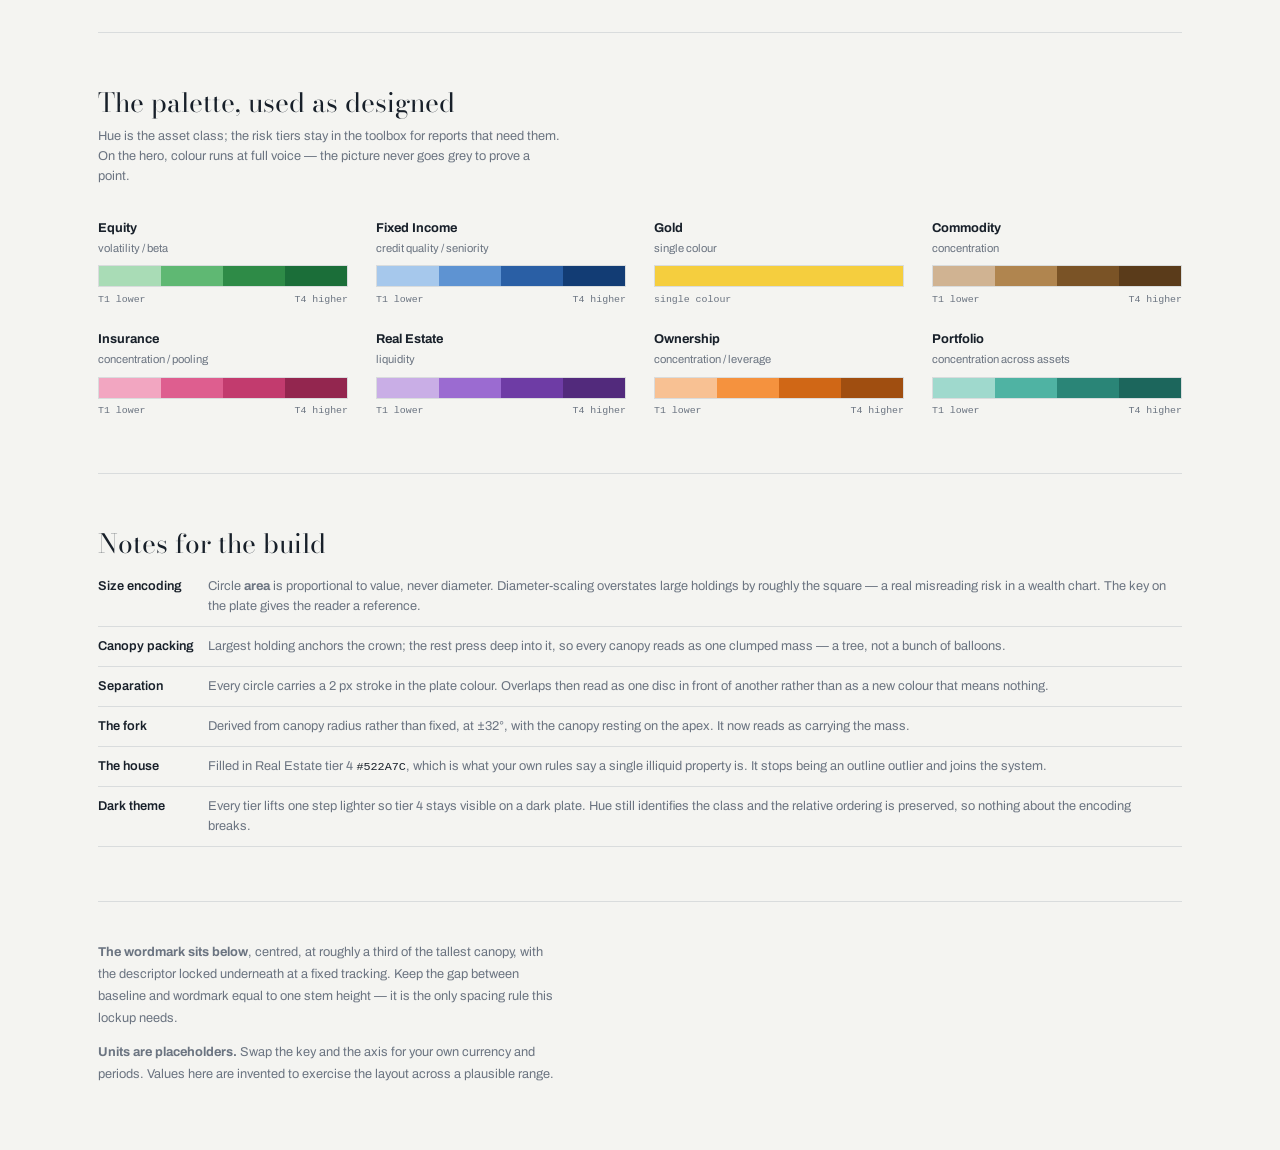
<file: wealth-trees.html>
<!doctype html>
<html lang="en">
<head>
<meta charset="utf-8">
<meta name="viewport" content="width=device-width, initial-scale=1">
<meta name="description" content="DRAFT, separate from the brand kit: the akinn wealth-tree diagram exploration.">
<title>Akinn Wealth Trees</title>
<link rel="preconnect" href="https://fonts.googleapis.com">
<link rel="preconnect" href="https://fonts.gstatic.com" crossorigin>
<link rel="stylesheet" href="https://fonts.googleapis.com/css2?family=Archivo:wght@400;500;600&family=Bodoni+Moda:opsz,wght@6..96,400&display=swap">

<style>
  :root{
    --paper:#F4F4F1; --ink:#18202A; --muted:#6B7481;
    --rule:#D9DCDD; --card:#FBFBF9;
    --plate:#ECEFF2; --stem:#1F3346; --axis:#B9C2CB;
    --step--1:.8rem; --step-0:1rem; --step-1:1.2rem; --step-2:1.65rem;
    --sans:"Archivo","Helvetica Neue",Helvetica,Arial,sans-serif;
    --serif:"Bodoni Moda",Didot,"Times New Roman",serif;
    --mono:ui-monospace,SFMono-Regular,"SF Mono",Menlo,Consolas,monospace;
  }
  @media (prefers-color-scheme:dark){
    :root:not([data-theme="light"]){
      --paper:#101318; --ink:#E9ECEF; --muted:#8B939C;
      --rule:#262B31; --card:#171B20;
      --plate:#161B21; --stem:#C3CDD6; --axis:#39424B;
    }
  }
  :root[data-theme="dark"]{
    --paper:#101318; --ink:#E9ECEF; --muted:#8B939C;
    --rule:#262B31; --card:#171B20;
    --plate:#161B21; --stem:#C3CDD6; --axis:#39424B;
  }

  *{box-sizing:border-box}
  body{
    margin:0;background:var(--paper);color:var(--ink);
    font-family:var(--sans);font-size:var(--step-0);line-height:1.55;
    -webkit-font-smoothing:antialiased;
  }
  .wrap{max-width:1180px;margin:0 auto;padding:0 clamp(1.25rem,4vw,3rem)}

  header{padding:clamp(3rem,8vh,5.5rem) 0 clamp(1.5rem,4vh,2.5rem)}
  h1{
    font-family:var(--serif);font-weight:400;
    font-size:clamp(2.1rem,5.5vw,3.3rem);line-height:1.05;
    margin:0 0 .85rem;text-wrap:balance;letter-spacing:-.01em;
  }
  header p{margin:0;color:var(--muted);max-width:62ch}
  .eyebrow{
    font-size:var(--step--1);letter-spacing:.14em;text-transform:uppercase;
    color:var(--muted);margin:0 0 1.25rem;
  }

  section{padding:clamp(2.5rem,6vh,4rem) 0}
  section + section{border-top:1px solid var(--rule)}
  h2{font-family:var(--serif);font-weight:400;font-size:var(--step-2);margin:0 0 .5rem;line-height:1.2}
  .sub{margin:0 0 2rem;color:var(--muted);max-width:66ch;font-size:var(--step--1)}

  .plate{background:var(--plate);border:1px solid var(--rule);padding:1.5rem 1.25rem 1.25rem}
  .plate svg{display:block;width:100%;height:auto}

  .lockup{display:flex;flex-direction:column;align-items:center;gap:.1rem;margin-top:.5rem}
  .lockup .wm{font-family:var(--serif);font-size:clamp(1.5rem,3vw,2rem);line-height:1;letter-spacing:.005em}
  .lockup .tag{
    font-size:.66rem;letter-spacing:.22em;text-transform:uppercase;
    color:var(--muted);margin-top:.5rem;
  }

  /* ---------- fixes ---------- */

  .fixes{display:grid;grid-template-columns:repeat(auto-fit,minmax(260px,1fr));gap:1.75rem}
  .fix .pair{display:grid;grid-template-columns:1fr 1fr;gap:.6rem;margin-bottom:.85rem}
  .fix .cell{background:var(--plate);border:1px solid var(--rule);position:relative}
  .fix .cell svg{display:block;width:100%;height:auto}
  .fix .cell i{
    position:absolute;left:.45rem;top:.35rem;font-style:normal;
    font-family:var(--mono);font-size:.6rem;letter-spacing:.08em;
    text-transform:uppercase;color:var(--muted);
  }
  .fix h3{font-family:var(--serif);font-weight:400;font-size:var(--step-1);margin:0 0 .35rem;line-height:1.25}
  .fix p{margin:0;color:var(--muted);font-size:var(--step--1);line-height:1.6}

  /* ---------- legend ---------- */

  .legend{display:grid;grid-template-columns:repeat(auto-fill,minmax(210px,1fr));gap:1.4rem 1.75rem}
  .lg b{display:block;font-size:var(--step--1);margin-bottom:.1rem}
  .lg em{font-style:normal;display:block;font-size:.7rem;color:var(--muted);margin-bottom:.5rem}
  .ramp{display:flex;height:22px;border:1px solid var(--rule)}
  .ramp span{flex:1}
  .rampkey{display:flex;justify-content:space-between;font-size:.62rem;color:var(--muted);margin-top:.3rem;font-family:var(--mono)}

  table{width:100%;border-collapse:collapse;font-size:var(--step--1)}
  th,td{text-align:left;padding:.6rem .9rem .6rem 0;border-bottom:1px solid var(--rule);vertical-align:top}
  th{font-weight:600;white-space:nowrap}
  td{color:var(--muted)}
  code{font-family:var(--mono);font-size:.92em;color:var(--ink)}

  .toolbar{display:flex;flex-wrap:wrap;gap:.75rem 1.25rem;align-items:center;margin-top:1.1rem}
  button.link{
    appearance:none;background:none;border:0;padding:.35rem .1rem;font:inherit;
    font-size:var(--step--1);letter-spacing:.09em;text-transform:uppercase;
    color:var(--muted);cursor:pointer;border-bottom:1px solid var(--rule);
    transition:border-color .18s,color .18s;
  }
  button.link[aria-pressed="true"]{color:var(--ink);border-bottom-color:var(--ink)}
  button.link:hover{color:var(--ink)}
  :focus-visible{outline:2px solid var(--ink);outline-offset:3px;border-radius:2px}
  .hint{font-size:var(--step--1);color:var(--muted)}

  footer{border-top:1px solid var(--rule);padding:2.5rem 0 4rem;color:var(--muted);font-size:var(--step--1)}
  footer p{margin:0 0 .8rem;max-width:66ch;line-height:1.7}
  footer p:last-child{margin:0}
</style>
</head>
<body>
<main class="wrap">

  <header>
    <p class="eyebrow">akinn &middot; wealth trees &middot; draft &mdash; separate from the brand kit</p>
    <h1>Your trees, kept cute</h1>
    <p>A working draft, kept apart from the identity &mdash; the logo is the wordmark alone. Big soft canopies, colour at full voice, thin confident stems, the outline house &mdash; the charm leads. The quiet fixes (area&#8209;true sizing, overlaps that read as depth) still run underneath, where nobody has to think about them.</p>
  </header>

  <section>
    <div class="plate">
      <div id="main"></div>
      <div class="lockup">
        <span class="wm">akinn</span>
        <span class="tag">Wealth, seen whole</span>
      </div>
    </div>
    <div class="toolbar">
      <button class="link" id="modeflat" aria-pressed="true">Analytical</button>
      <button class="link" id="modepat" aria-pressed="false">Signature</button>
      <span class="hint">Analytical ships in reports; Signature adds growth rings inside each canopy &mdash; a tree cross-section &mdash; for covers and brand.</span>
    </div>
  </section>

  <section>
    <h2>What changed</h2>
    <p class="sub">Left is the behaviour in your original, right is the revision. Same geometry, same palette family.</p>
    <div class="fixes" id="fixes"></div>
  </section>

  <section>
    <h2>The palette, used as designed</h2>
    <p class="sub">Hue is the asset class; the risk tiers stay in the toolbox for reports that need them. On the hero, colour runs at full voice &mdash; the picture never goes grey to prove a point.</p>
    <div class="legend" id="legend"></div>
  </section>

  <section>
    <h2>Notes for the build</h2>
    <table>
      <tr><th>Size encoding</th><td>Circle <b>area</b> is proportional to value, never diameter. Diameter-scaling overstates large holdings by roughly the square &mdash; a real misreading risk in a wealth chart. The key on the plate gives the reader a reference.</td></tr>
      <tr><th>Canopy packing</th><td>Largest holding anchors the crown; the rest press deep into it, so every canopy reads as one clumped mass &mdash; a tree, not a bunch of balloons.</td></tr>
      <tr><th>Separation</th><td>Every circle carries a 2&nbsp;px stroke in the plate colour. Overlaps then read as one disc in front of another rather than as a new colour that means nothing.</td></tr>
      <tr><th>The fork</th><td>Derived from canopy radius rather than fixed, at &plusmn;32&deg;, with the canopy resting on the apex. It now reads as carrying the mass.</td></tr>
      <tr><th>The house</th><td>Filled in Real&nbsp;Estate tier&nbsp;4 <code>#522A7C</code>, which is what your own rules say a single illiquid property is. It stops being an outline outlier and joins the system.</td></tr>
      <tr><th>Dark theme</th><td>Every tier lifts one step lighter so tier&nbsp;4 stays visible on a dark plate. Hue still identifies the class and the relative ordering is preserved, so nothing about the encoding breaks.</td></tr>
    </table>
  </section>

  <footer>
    <p><b>The wordmark sits below</b>, centred, at roughly a third of the tallest canopy, with the descriptor locked underneath at a fixed tracking. Keep the gap between baseline and wordmark equal to one stem height &mdash; it is the only spacing rule this lockup needs.</p>
    <p><b>Units are placeholders.</b> Swap the key and the axis for your own currency and periods. Values here are invented to exercise the layout across a plausible range.</p>
  </footer>

</main>

<script>
(function(){
  "use strict";

  /* ---------- the house palette ---------- */
  var RAMPS = {
    equity:    { name: "Equity",           driver: "volatility / beta",        c: ["#A9DCB6","#5FB873","#2E8B47","#1B6E39"] },
    fixed:     { name: "Fixed Income",     driver: "credit quality / seniority",c: ["#A6C8EC","#5E93D2","#2A5FA5","#123C74"] },
    gold:      { name: "Gold",             driver: "single colour",            c: ["#F5CE3E"] },
    commodity: { name: "Commodity",        driver: "concentration",            c: ["#D0B392","#B0854F","#7A5326","#5A3B1A"] },
    insurance: { name: "Insurance",        driver: "concentration / pooling",  c: ["#F2A6C1","#DE5E8F","#C23B6E","#93264F"] },
    realestate:{ name: "Real Estate",      driver: "liquidity",                c: ["#C9AEE6","#9B6BD1","#6E3CA5","#522A7C"] },
    ownership: { name: "Ownership",        driver: "concentration / leverage", c: ["#F8C193","#F5923E","#D06716","#A04E10"] },
    portfolio: { name: "Portfolio",        driver: "concentration across assets",c:["#9FD9CD","#4FB3A3","#2A8577","#1C665C"] }
  };

  function isDark(){
    var t = document.documentElement.getAttribute("data-theme");
    if (t === "dark") return true;
    if (t === "light") return false;
    return matchMedia("(prefers-color-scheme: dark)").matches;
  }

  /* on a dark plate every tier lifts one step so T4 stays visible */
  function col(cls, tier){
    var r = RAMPS[cls].c;
    var t = Math.min(tier, r.length);
    if (isDark() && r.length > 1) t = Math.max(1, t - 1);
    return r[t - 1];
  }

  /* ---------- data: one household across five periods ---------- */
  var TREES = [
    { year: "2015", holdings: [
      { cls: "fixed", tier: 1, v: 30 }
    ]},
    { year: "2019", holdings: [
      { cls: "equity", tier: 2, v: 42 }, { cls: "fixed", tier: 1, v: 24 },
      { cls: "gold", tier: 1, v: 8 }
    ]},
    { year: "2023", holdings: [
      { cls: "equity", tier: 2, v: 84 }, { cls: "ownership", tier: 4, v: 46 },
      { cls: "fixed", tier: 1, v: 30 }, { cls: "gold", tier: 1, v: 11 }
    ]},
    { year: "2027", holdings: [
      { cls: "portfolio", tier: 3, v: 104 }, { cls: "ownership", tier: 3, v: 58 },
      { cls: "realestate", tier: 2, v: 40 }, { cls: "fixed", tier: 2, v: 26 },
      { cls: "insurance", tier: 1, v: 15 }, { cls: "gold", tier: 1, v: 12 }
    ]},
    { year: "2031", holdings: [
      { cls: "portfolio", tier: 2, v: 168 }, { cls: "realestate", tier: 2, v: 66 },
      { cls: "ownership", tier: 2, v: 52 }, { cls: "fixed", tier: 1, v: 44 },
      { cls: "insurance", tier: 1, v: 22 }, { cls: "gold", tier: 1, v: 14 },
      { cls: "commodity", tier: 1, v: 12 }
    ]}
  ];

  /* Signature mode: concentric growth rings inside each canopy circle --
     a tree cross-section, time made visible. Rings sit in a darker tier of
     the same hue so class identity never changes. */
  var PATTERNED = false;

  function canopyRings(cx, cy, r, cls, tier){
    if (!PATTERNED || r < 15) return "";   /* small satellites stay flat */
    var ramp = RAMPS[cls].c;
    var line = ramp[Math.min(ramp.length, tier + 2) - 1];
    if (line === ramp[Math.min(tier, ramp.length) - 1] && ramp.length > 1)
      line = ramp[ramp.length - 1];
    var s = "", step = Math.max(5.5, r / 4.2);
    for (var rr = step; rr < r - 1.5; rr += step){
      s += '<circle cx="' + cx.toFixed(1) + '" cy="' + cy.toFixed(1) + '" r="' + rr.toFixed(1) +
           '" fill="none" stroke="' + line + '" stroke-width="1.1" opacity=".38"/>';
    }
    return s;
  }

  var K = 4.35;                       /* area-proportional: r = K * sqrt(value) */
  function radius(v){ return K * Math.sqrt(v); }

  /* soft hand-drawn blob: 8 anchors with a whisper of jitter, closed
     with midpoint quadratics so it stays smooth */
  function blobPath(cx, cy, r, seed){
    var s = (seed * 2654435761) >>> 0;
    function rnd(){ s = (s + 0x6D2B79F5) | 0;
      var t = Math.imul(s ^ (s >>> 15), 1 | s);
      t = (t + Math.imul(t ^ (t >>> 7), 61 | t)) ^ t;
      return ((t ^ (t >>> 14)) >>> 0) / 4294967296; }
    var n = 8, pts = [];
    for (var i = 0; i < n; i++){
      var a = (i / n) * Math.PI * 2 + rnd() * 0.2;
      var rr = r * (0.93 + rnd() * 0.13);
      pts.push([cx + Math.cos(a) * rr, cy + Math.sin(a) * rr]);
    }
    var d2 = "M" + ((pts[0][0]+pts[1][0])/2).toFixed(1) + "," + ((pts[0][1]+pts[1][1])/2).toFixed(1);
    for (var i = 1; i <= n; i++){
      var p = pts[i % n], q = pts[(i + 1) % n];
      d2 += "Q" + p[0].toFixed(1) + "," + p[1].toFixed(1) + " " +
            ((p[0]+q[0])/2).toFixed(1) + "," + ((p[1]+q[1])/2).toFixed(1);
    }
    return d2 + "Z";
  }

  /* ---------- canopy packing ----------
     Largest holding on the stem axis; the rest attach outward with a fixed
     small overlap. Deterministic, so a given portfolio always draws the same. */
  function packCanopy(holdings){
    var hs = holdings.slice().sort(function(a, b){ return b.v - a.v; });
    var out = [{ x: 0, y: 0, r: radius(hs[0].v), h: hs[0] }];

    for (var i = 1; i < hs.length; i++){
      var r = radius(hs[i].v), best = null, bestScore = Infinity;
      for (var p = 0; p < out.length; p++){
        for (var a = 0; a < 36; a++){
          var ang = (a / 36) * Math.PI * 2 + p * 0.7;
          var d = (out[p].r + r) * (0.56 + a % 3 * 0.05);   /* deep overlap: one crown */
          var x = out[p].x + Math.cos(ang) * d;
          var y = out[p].y + Math.sin(ang) * d;
          var ok = true;
          for (var q = 0; q < out.length; q++){
            if (q === p) continue;
            if (Math.hypot(x - out[q].x, y - out[q].y) < Math.max(out[q].r, r) * 0.55){ ok = false; break; }
          }
          if (!ok) continue;
          /* one clumped crown: pure compactness, a breath wider than tall */
          var score = Math.hypot(x, y * 1.18);
          if (score < bestScore){ bestScore = score; best = { x: x, y: y, r: r, h: hs[i] }; }
        }
      }
      if (best) out.push(best);
    }
    return out;
  }

  function treeSVG(tree, baseY, cx){
    var canopy = packCanopy(tree.holdings);
    var minY = Infinity, maxR = 0;
    canopy.forEach(function(c){ minY = Math.min(minY, c.y - c.r); maxR = Math.max(maxR, c.r); });
    var lowest = -Infinity;
    canopy.forEach(function(c){ lowest = Math.max(lowest, c.y + c.r); });

    /* stem height scales gently with canopy so big trees stand taller */
    var stemH = 40 + maxR * 0.62;
    var forkTopY = baseY - stemH;
    var shift = forkTopY - lowest + Math.max(16, maxR * 0.72);   /* rest the canopy on the fork */

    /* fork derived from canopy radius, fixed angle */
    var fl = Math.max(28, maxR * 0.72), ang = 32 * Math.PI / 180;
    var fx = Math.sin(ang) * fl, fy = Math.cos(ang) * fl;

    var s = '<g transform="translate(' + cx + ',0)">';
    s += '<path d="M0,' + baseY + ' V' + forkTopY + '" stroke="var(--stem)" stroke-width="3" fill="none"/>';
    s += '<path d="M0,' + (forkTopY + fy * 0.55) + ' L' + (-fx) + ',' + (forkTopY - fy * 0.45) + '" ' +
         'stroke="var(--stem)" stroke-width="1.7" fill="none" stroke-linecap="round"/>';
    s += '<path d="M0,' + (forkTopY + fy * 0.55) + ' L' + fx + ',' + (forkTopY - fy * 0.45) + '" ' +
         'stroke="var(--stem)" stroke-width="1.7" fill="none" stroke-linecap="round"/>';

    /* largest first so smaller discs read as sitting in front */
    canopy.forEach(function(c, ci){
      var cy = c.y + shift;
      var seed = Math.abs(Math.round(cx * 7 + c.x * 13 + c.y * 31 + c.r * 5)) + ci;
      s += '<path d="' + blobPath(c.x, cy, c.r, seed) +
           '" fill="' + col(c.h.cls, c.h.tier) + '" stroke="var(--plate)" stroke-width="2"/>';
      s += canopyRings(c.x, cy, c.r * 0.92, c.h.cls, c.h.tier);
    });

    s += '<text x="0" y="' + (baseY + 24) + '" text-anchor="middle" ' +
         'font-family="var(--mono)" font-size="11" fill="var(--muted)">' + tree.year + '</text>';
    s += '</g>';
    return s;
  }

  /* the house stays an outline, in its magenta — as drawn */
  function houseSVG(cx, baseY){
    var w = 74, h = 58, roof = 32, x = -w / 2, y = baseY - h;
    var body = "M" + (x - 7) + "," + (y + 4) + " L0," + (y - roof) + " L" + (-x + 7) + "," + (y + 4) +
               "M" + x + "," + baseY + " V" + y + "M" + (-x) + "," + baseY + " V" + y;
    var door = "M-9," + baseY + " V" + (baseY - 26) + " H9 V" + baseY;
    return '<g transform="translate(' + cx + ',0)" fill="none" stroke="#9E2287" ' +
             'stroke-width="3" stroke-linecap="round" stroke-linejoin="round">' +
             '<path d="' + body + '"/><path d="' + door + '" stroke-width="2.4"/>' +
           '</g>' +
           '<text x="' + cx + '" y="' + (baseY + 24) + '" text-anchor="middle" ' +
             'font-family="var(--mono)" font-size="11" fill="var(--muted)">Home</text>';
  }

  function scaleKey(x, cy0){
    var vals = [20, 100], s = "", cy = cy0;
    s += '<text x="' + x + '" y="' + (cy0 - 62) + '" font-family="var(--mono)" font-size="10" ' +
         'fill="var(--muted)" letter-spacing="1.4">AREA = VALUE</text>';
    var ox = x;
    vals.forEach(function(v){
      var r = radius(v);
      s += '<circle cx="' + (ox + r) + '" cy="' + (cy - r) + '" r="' + r.toFixed(1) +
           '" fill="none" stroke="var(--axis)" stroke-width="1.4"/>';
      s += '<text x="' + (ox + r) + '" y="' + (cy + 14) + '" text-anchor="middle" ' +
           'font-family="var(--mono)" font-size="10" fill="var(--muted)">' + v + 'M</text>';
      ox += r * 2 + 16;
    });
    return s;
  }

  function mainChart(){
    var W = 1180, H = 470, baseY = 392;
    var s = '<svg viewBox="0 0 ' + W + ' ' + H + '" role="img" ' +
            'aria-label="Household wealth across five periods, drawn as trees whose canopies are asset classes sized by value">';

    s += '<path d="M40,' + baseY + ' H' + (W - 40) + '" stroke="var(--axis)" stroke-width="1.2" fill="none"/>';

    var xs = [300, 470, 650, 850, 1075];
    xs.forEach(function(x){
      s += '<path d="M' + x + ',' + baseY + ' v7" stroke="var(--axis)" stroke-width="1.2"/>';
    });
    s += '<path d="M150,' + baseY + ' v7" stroke="var(--axis)" stroke-width="1.2"/>';

    s += houseSVG(150, baseY);
    TREES.forEach(function(t, i){ s += treeSVG(t, baseY, xs[i]); });
    s += '</svg>';
    return s;
  }

  function drawMain(){ document.getElementById("main").innerHTML = mainChart(); }
  drawMain();

  var bFlat = document.getElementById("modeflat"), bPat = document.getElementById("modepat");
  function setMode(pat){
    PATTERNED = pat;
    bFlat.setAttribute("aria-pressed", String(!pat));
    bPat.setAttribute("aria-pressed", String(pat));
    drawMain();
  }
  bFlat.addEventListener("click", function(){ setMode(false); });
  bPat.addEventListener("click", function(){ setMode(true); });

  /* ---------- before / after vignettes ---------- */

  function vignette(mode){
    var W = 250, H = 190, baseY = 160, cx = 125;
    var hs = [
      { cls: "equity", tier: mode === "before" ? 3 : 2, v: 62 },
      { cls: "fixed",  tier: mode === "before" ? 3 : 1, v: 34 },
      { cls: "portfolio", tier: mode === "before" ? 4 : 2, v: 26 },
      { cls: "realestate", tier: mode === "before" ? 4 : 2, v: 18 }
    ];
    var s = '<svg viewBox="0 0 ' + W + ' ' + H + '" aria-hidden="true">';
    s += '<path d="M14,' + baseY + ' H' + (W - 14) + '" stroke="var(--axis)" stroke-width="1.1"/>';

    if (mode === "before"){
      /* fixed stub fork, canopy floating, arbitrary overlap, no separation */
      var ft = baseY - 96;
      s += '<g transform="translate(' + cx + ',0)">';
      s += '<path d="M0,' + baseY + ' V' + ft + '" stroke="var(--stem)" stroke-width="3" fill="none"/>';
      s += '<path d="M0,' + (ft + 12) + ' L-17,' + (ft - 6) + '" stroke="var(--stem)" stroke-width="1.7" fill="none"/>';
      s += '<path d="M0,' + (ft + 12) + ' L17,' + (ft - 6) + '" stroke="var(--stem)" stroke-width="1.7" fill="none"/>';
      var pos = [[-6,-52,24],[22,-40,17],[-26,-30,14],[8,-22,11]];
      pos.forEach(function(p, i){
        s += '<circle cx="' + p[0] + '" cy="' + (ft + p[1] - 18) + '" r="' + p[2] +
             '" fill="' + col(hs[i].cls, hs[i].tier) + '"/>';
      });
      s += '</g>';
    } else {
      s += treeSVG({ year: "", holdings: hs }, baseY, cx);
    }
    s += '</svg>';
    return s;
  }

  var FIXES = [
    { t: "The canopy now rests",
      p: "The fork was a fixed stub, so canopies floated clear of it and the tree read as two unrelated objects stacked. The fork is now derived from canopy radius and the mass sits on the apex." },
    { t: "Overlaps read as depth",
      p: "Circles piled into muddled shapes that looked like asset classes which do not exist. A 2 px stroke in the plate colour separates them, and packing holds a fixed 6 % overlap instead of whatever landed." },
    { t: "Colour at full voice",
      p: "The palette runs bright, as yours did. The risk tiers stay in reserve for analytical work; the hero never goes grey to prove a point." },
    { t: "Area, not diameter",
      p: "If circles scale by diameter, a holding twice the size looks four times as large. In a wealth chart that is a misreading, not a style choice. Area is now proportional to value, with a key on the plate." }
  ];

  document.getElementById("fixes").innerHTML = FIXES.map(function(f, i){
    var art = i < 2
      ? '<div class="pair">' +
          '<div class="cell"><i>Before</i>' + vignette("before") + '</div>' +
          '<div class="cell"><i>After</i>' + vignette("after") + '</div>' +
        '</div>'
      : "";
    return '<div class="fix">' + art + '<h3>' + f.t + '</h3><p>' + f.p + '</p></div>';
  }).join("");

  /* ---------- legend ---------- */
  document.getElementById("legend").innerHTML = Object.keys(RAMPS).map(function(k){
    var r = RAMPS[k];
    var bars = r.c.map(function(c){ return '<span style="background:' + c + '"></span>'; }).join("");
    var key = r.c.length > 1
      ? '<div class="rampkey"><span>T1 lower</span><span>T4 higher</span></div>'
      : '<div class="rampkey"><span>single colour</span><span></span></div>';
    return '<div class="lg"><b>' + r.name + '</b><em>' + r.driver + '</em>' +
           '<div class="ramp">' + bars + '</div>' + key + '</div>';
  }).join("");
})();
</script>
</body>
</html>
</file>
